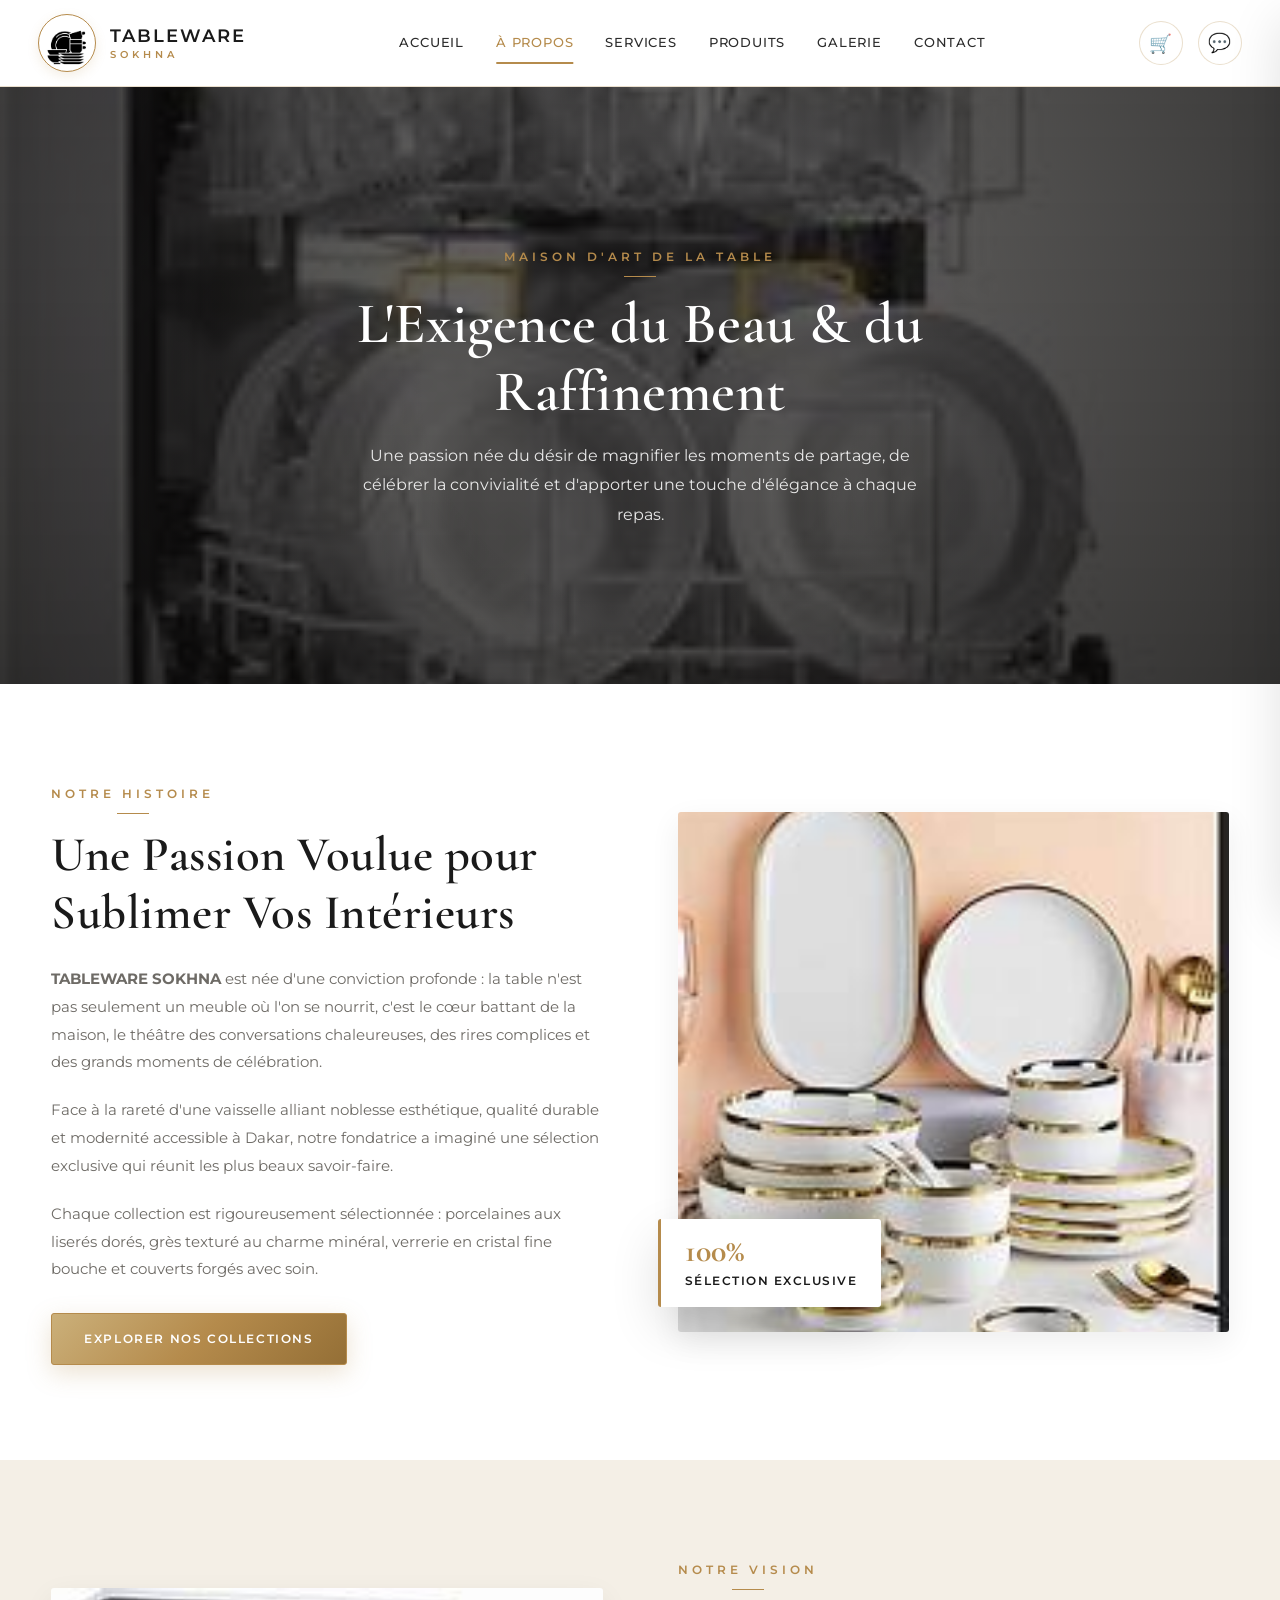
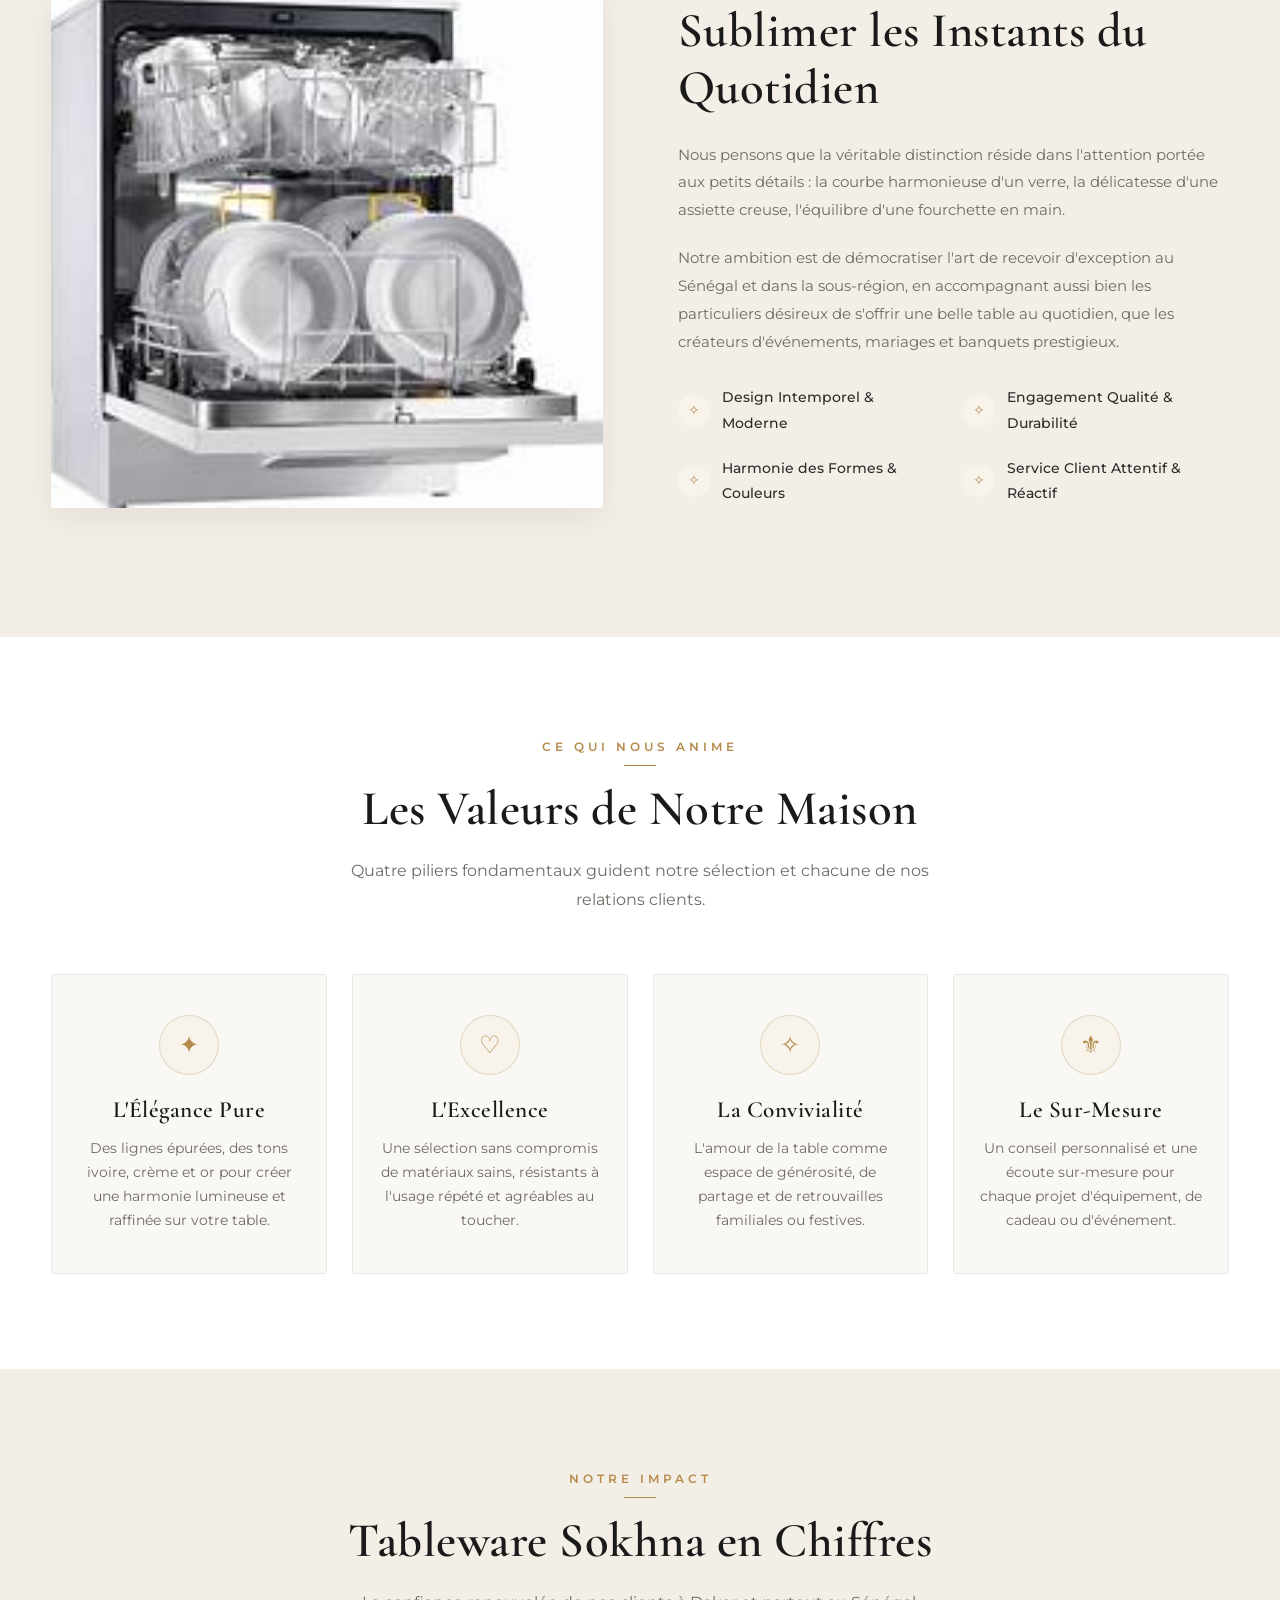
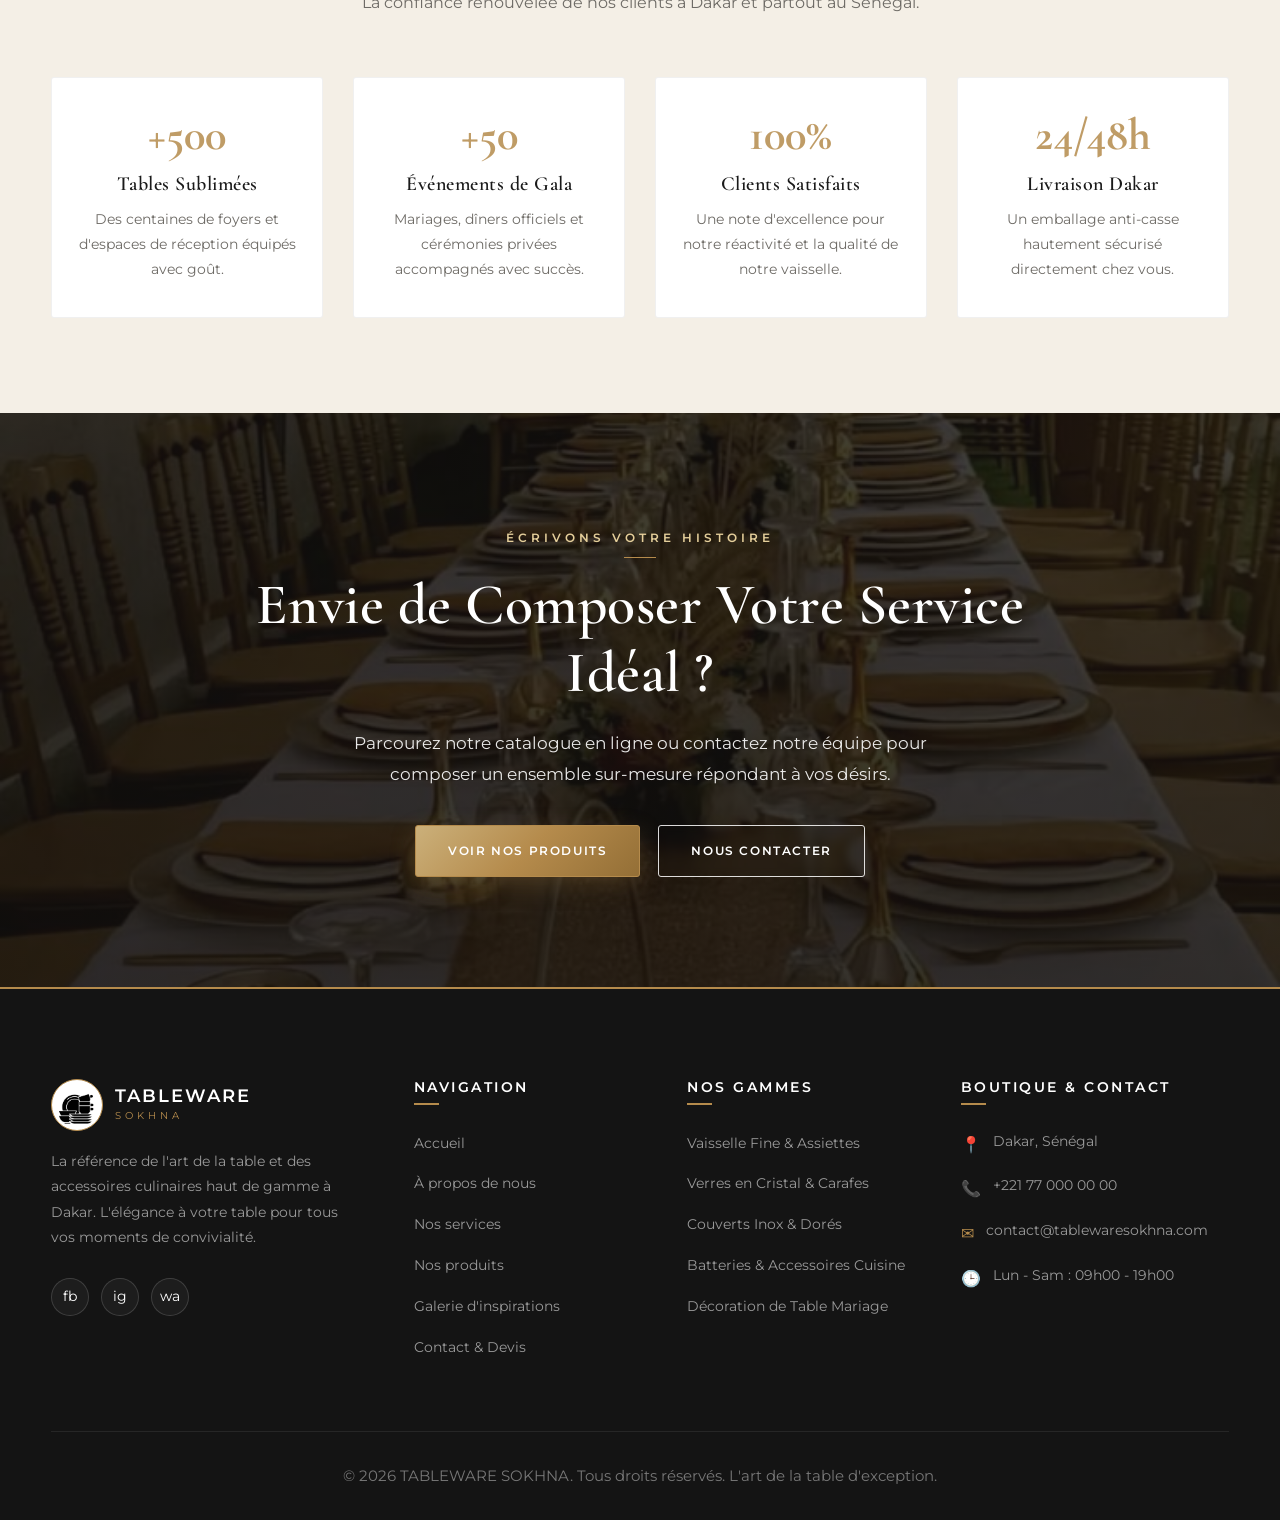
<file: pages/apropos.html>
<!DOCTYPE html>
<html lang="fr">
<head>
    <meta charset="UTF-8">
    <meta name="viewport" content="width=device-width, initial-scale=1.0">
    <title>À Propos de Nous | TABLEWARE SOKHNA</title>
    <meta name="description" content="Découvrez l'histoire, la vision et les valeurs de TABLEWARE SOKHNA. Notre passion : sublimer vos tables avec une vaisselle d'exception et un art de vivre raffiné à Dakar.">
    <link rel="stylesheet" href="../css/style.css">
</head>
<body>

    <!-- =====================================================
         HEADER / NAVIGATION
    ===================================================== -->
    <header>
        <nav class="navbar">
            <a href="../index.html" class="logo">
                <img src="../image/logo.jpg" alt="Logo TABLEWARE SOKHNA">
                <div class="logo-text">
                    <h2>TABLEWARE</h2>
                    <span>SOKHNA</span>
                </div>
            </a>

            <ul class="nav-links">
                <li><a href="../index.html">Accueil</a></li>
                <li><a href="apropos.html" class="active">À propos</a></li>
                <li><a href="services.html">Services</a></li>
                <li><a href="produits.html">Produits</a></li>
                <li><a href="galerie.html">Galerie</a></li>
                <li><a href="contact.html">Contact</a></li>
            </ul>

            <div class="header-actions">
                <button class="header-action-btn btn-open-cart" aria-label="Voir le panier">
                    🛒
                    <span class="cart-count-badge">0</span>
                </button>
                <a href="https://wa.me/221770000000?text=Bonjour%20Tableware%20Sokhna,%20je%20souhaite%20en%20savoir%20plus%20sur%20votre%20maison." target="_blank" class="header-action-btn" aria-label="Contacter sur WhatsApp">
                    💬
                </a>
                <button class="nav-toggle" aria-label="Menu Mobile" aria-expanded="false">
                    <span></span>
                    <span></span>
                    <span></span>
                </button>
            </div>
        </nav>
    </header>

    <!-- =====================================================
         HERO SECTION À PROPOS
    ===================================================== -->
    <section class="page-hero page-hero-about">
        <div class="hero-overlay"></div>
        <div class="page-hero-content">
            <span class="section-subtitle">Maison d'Art de la Table</span>
            <h1>L'Exigence du Beau & du Raffinement</h1>
            <p>Une passion née du désir de magnifier les moments de partage, de célébrer la convivialité et d'apporter une touche d'élégance à chaque repas.</p>
        </div>
    </section>

    <!-- =====================================================
         NOTRE HISTOIRE
    ===================================================== -->
    <section class="intro-section">
        <div class="container">
            <div class="intro-grid">
                <div class="intro-content">
                    <span class="section-subtitle">Notre Histoire</span>
                    <h2>Une Passion Voulue pour Sublimer Vos Intérieurs</h2>
                    <p><strong>TABLEWARE SOKHNA</strong> est née d'une conviction profonde : la table n'est pas seulement un meuble où l'on se nourrit, c'est le cœur battant de la maison, le théâtre des conversations chaleureuses, des rires complices et des grands moments de célébration.</p>
                    <p>Face à la rareté d'une vaisselle alliant noblesse esthétique, qualité durable et modernité accessible à Dakar, notre fondatrice a imaginé une sélection exclusive qui réunit les plus beaux savoir-faire.</p>
                    <p>Chaque collection est rigoureusement sélectionnée : porcelaines aux liserés dorés, grès texturé au charme minéral, verrerie en cristal fine bouche et couverts forgés avec soin.</p>
                    
                    <div style="margin-top: 30px;">
                        <a href="produits.html" class="btn btn-primary">Explorer nos collections</a>
                    </div>
                </div>

                <div class="intro-image-wrapper">
                    <img src="../image/table2.jpg" alt="Collection de vaisselle raffinée Tableware Sokhna">
                    <div class="intro-badge">
                        <span class="badge-number">100%</span>
                        <span class="badge-label">Sélection Exclusive</span>
                    </div>
                </div>
            </div>
        </div>
    </section>

    <!-- =====================================================
         NOTRE VISION
    ===================================================== -->
    <section class="intro-section" style="background: var(--bg-cream);">
        <div class="container">
            <div class="intro-grid">
                <div class="intro-image-wrapper">
                    <img src="../image/table31.jpg" alt="Art de vivre et vaisselle de réception">
                </div>

                <div class="intro-content">
                    <span class="section-subtitle">Notre Vision</span>
                    <h2>Sublimer les Instants du Quotidien</h2>
                    <p>Nous pensons que la véritable distinction réside dans l'attention portée aux petits détails : la courbe harmonieuse d'un verre, la délicatesse d'une assiette creuse, l'équilibre d'une fourchette en main.</p>
                    <p>Notre ambition est de démocratiser l'art de recevoir d'exception au Sénégal et dans la sous-région, en accompagnant aussi bien les particuliers désireux de s'offrir une belle table au quotidien, que les créateurs d'événements, mariages et banquets prestigieux.</p>
                    
                    <div class="intro-features">
                        <div class="intro-feature-item">
                            <span class="icon">✧</span>
                            <span class="text">Design Intemporel & Moderne</span>
                        </div>
                        <div class="intro-feature-item">
                            <span class="icon">✧</span>
                            <span class="text">Engagement Qualité & Durabilité</span>
                        </div>
                        <div class="intro-feature-item">
                            <span class="icon">✧</span>
                            <span class="text">Harmonie des Formes & Couleurs</span>
                        </div>
                        <div class="intro-feature-item">
                            <span class="icon">✧</span>
                            <span class="text">Service Client Attentif & Réactif</span>
                        </div>
                    </div>
                </div>
            </div>
        </div>
    </section>

    <!-- =====================================================
         NOS VALEURS FONDATRICES
    ===================================================== -->
    <section class="values-section">
        <div class="container">
            <div class="section-header">
                <span class="section-subtitle">Ce Qui Nous Anime</span>
                <h2>Les Valeurs de Notre Maison</h2>
                <p>Quatre piliers fondamentaux guident notre sélection et chacune de nos relations clients.</p>
            </div>

            <div class="value-grid">
                <div class="value-card">
                    <div class="value-icon">✦</div>
                    <h3>L'Élégance Pure</h3>
                    <p>Des lignes épurées, des tons ivoire, crème et or pour créer une harmonie lumineuse et raffinée sur votre table.</p>
                </div>

                <div class="value-card">
                    <div class="value-icon">♡</div>
                    <h3>L'Excellence</h3>
                    <p>Une sélection sans compromis de matériaux sains, résistants à l'usage répété et agréables au toucher.</p>
                </div>

                <div class="value-card">
                    <div class="value-icon">✧</div>
                    <h3>La Convivialité</h3>
                    <p>L'amour de la table comme espace de générosité, de partage et de retrouvailles familiales ou festives.</p>
                </div>

                <div class="value-card">
                    <div class="value-icon">⚜</div>
                    <h3>Le Sur-Mesure</h3>
                    <p>Un conseil personnalisé et une écoute sur-mesure pour chaque projet d'équipement, de cadeau ou d'événement.</p>
                </div>
            </div>
        </div>
    </section>

    <!-- =====================================================
         CHIFFRES & ENGAGEMENTS
    ===================================================== -->
    <section class="process-section">
        <div class="container">
            <div class="section-header">
                <span class="section-subtitle">Notre Impact</span>
                <h2>Tableware Sokhna en Chiffres</h2>
                <p>La confiance renouvelée de nos clients à Dakar et partout au Sénégal.</p>
            </div>

            <div class="process-grid">
                <div class="process-step">
                    <div class="process-number">+500</div>
                    <h4>Tables Sublimées</h4>
                    <p>Des centaines de foyers et d'espaces de réception équipés avec goût.</p>
                </div>

                <div class="process-step">
                    <div class="process-number">+50</div>
                    <h4>Événements de Gala</h4>
                    <p>Mariages, dîners officiels et cérémonies privées accompagnés avec succès.</p>
                </div>

                <div class="process-step">
                    <div class="process-number">100%</div>
                    <h4>Clients Satisfaits</h4>
                    <p>Une note d'excellence pour notre réactivité et la qualité de notre vaisselle.</p>
                </div>

                <div class="process-step">
                    <div class="process-number">24/48h</div>
                    <h4>Livraison Dakar</h4>
                    <p>Un emballage anti-casse hautement sécurisé directement chez vous.</p>
                </div>
            </div>
        </div>
    </section>

    <!-- =====================================================
         CALL TO ACTION
    ===================================================== -->
    <section class="cta-luxury">
        <div class="cta-content">
            <span class="section-subtitle">Écrivons Votre Histoire</span>
            <h2>Envie de Composer Votre Service Idéal ?</h2>
            <p>Parcourez notre catalogue en ligne ou contactez notre équipe pour composer un ensemble sur-mesure répondant à vos désirs.</p>
            <div class="cta-buttons">
                <a href="produits.html" class="btn btn-primary">Voir nos produits</a>
                <a href="contact.html" class="btn btn-outline">Nous contacter</a>
            </div>
        </div>
    </section>

    <!-- =====================================================
         TIROIR DU PANIER / SÉLECTION
    ===================================================== -->
    <div id="cart-overlay" class="cart-overlay"></div>
    <div id="cart-drawer" class="cart-drawer">
        <div class="cart-header">
            <h3>Ma Sélection</h3>
            <button class="cart-close-btn" aria-label="Fermer le panier">&times;</button>
        </div>
        <div class="cart-body">
            <div class="cart-empty-message">
                <div class="empty-icon">🍽️</div>
                <p>Votre sélection est vide.</p>
                <p style="font-size: 0.8rem; margin-top: 5px;">Découvrez nos articles sur la page produits.</p>
            </div>
            <div class="cart-items-list"></div>
        </div>
        <div class="cart-footer">
            <a href="#" target="_blank" class="btn btn-whatsapp cart-order-whatsapp-btn" style="width: 100%; display: none;">
                Valider ma sélection sur WhatsApp
            </a>
            <p>Notre équipe vous confirme la disponibilité sous quelques minutes.</p>
        </div>
    </div>

    <!-- =====================================================
         FOOTER
    ===================================================== -->
    <footer>
        <div class="container footer-container">
            <div class="footer-brand">
                <div class="footer-logo">
                    <img src="../image/logo.jpg" alt="Logo TABLEWARE SOKHNA">
                    <div>
                        <h3>TABLEWARE</h3>
                        <span>SOKHNA</span>
                    </div>
                </div>
                <p>La référence de l'art de la table et des accessoires culinaires haut de gamme à Dakar. L'élégance à votre table pour tous vos moments de convivialité.</p>
                <div class="footer-socials">
                    <a href="#" class="social-link" aria-label="Facebook">fb</a>
                    <a href="#" class="social-link" aria-label="Instagram">ig</a>
                    <a href="https://wa.me/221770000000" target="_blank" class="social-link" aria-label="WhatsApp">wa</a>
                </div>
            </div>

            <div class="footer-column">
                <h4>Navigation</h4>
                <ul>
                    <li><a href="../index.html">Accueil</a></li>
                    <li><a href="apropos.html">À propos de nous</a></li>
                    <li><a href="services.html">Nos services</a></li>
                    <li><a href="produits.html">Nos produits</a></li>
                    <li><a href="galerie.html">Galerie d'inspirations</a></li>
                    <li><a href="contact.html">Contact & Devis</a></li>
                </ul>
            </div>

            <div class="footer-column">
                <h4>Nos Gammes</h4>
                <ul>
                    <li><a href="produits.html">Vaisselle Fine & Assiettes</a></li>
                    <li><a href="produits.html">Verres en Cristal & Carafes</a></li>
                    <li><a href="produits.html">Couverts Inox & Dorés</a></li>
                    <li><a href="produits.html">Batteries & Accessoires Cuisine</a></li>
                    <li><a href="produits.html">Décoration de Table Mariage</a></li>
                </ul>
            </div>

            <div class="footer-column">
                <h4>Boutique & Contact</h4>
                <div class="footer-contact-list">
                    <div class="footer-contact-item">
                        <span class="icon">📍</span>
                        <span>Dakar, Sénégal</span>
                    </div>
                    <div class="footer-contact-item">
                        <span class="icon">📞</span>
                        <a href="tel:+221770000000">+221 77 000 00 00</a>
                    </div>
                    <div class="footer-contact-item">
                        <span class="icon">✉</span>
                        <a href="mailto:contact@tablewaresokhna.com">contact@tablewaresokhna.com</a>
                    </div>
                    <div class="footer-contact-item">
                        <span class="icon">🕒</span>
                        <span>Lun - Sam : 09h00 - 19h00</span>
                    </div>
                </div>
            </div>
        </div>

        <div class="footer-bottom">
            <p>&copy; 2026 TABLEWARE SOKHNA. Tous droits réservés. L'art de la table d'exception.</p>
        </div>
    </footer>

    <script src="../js/script.js"></script>
</body>
</html>
</file>
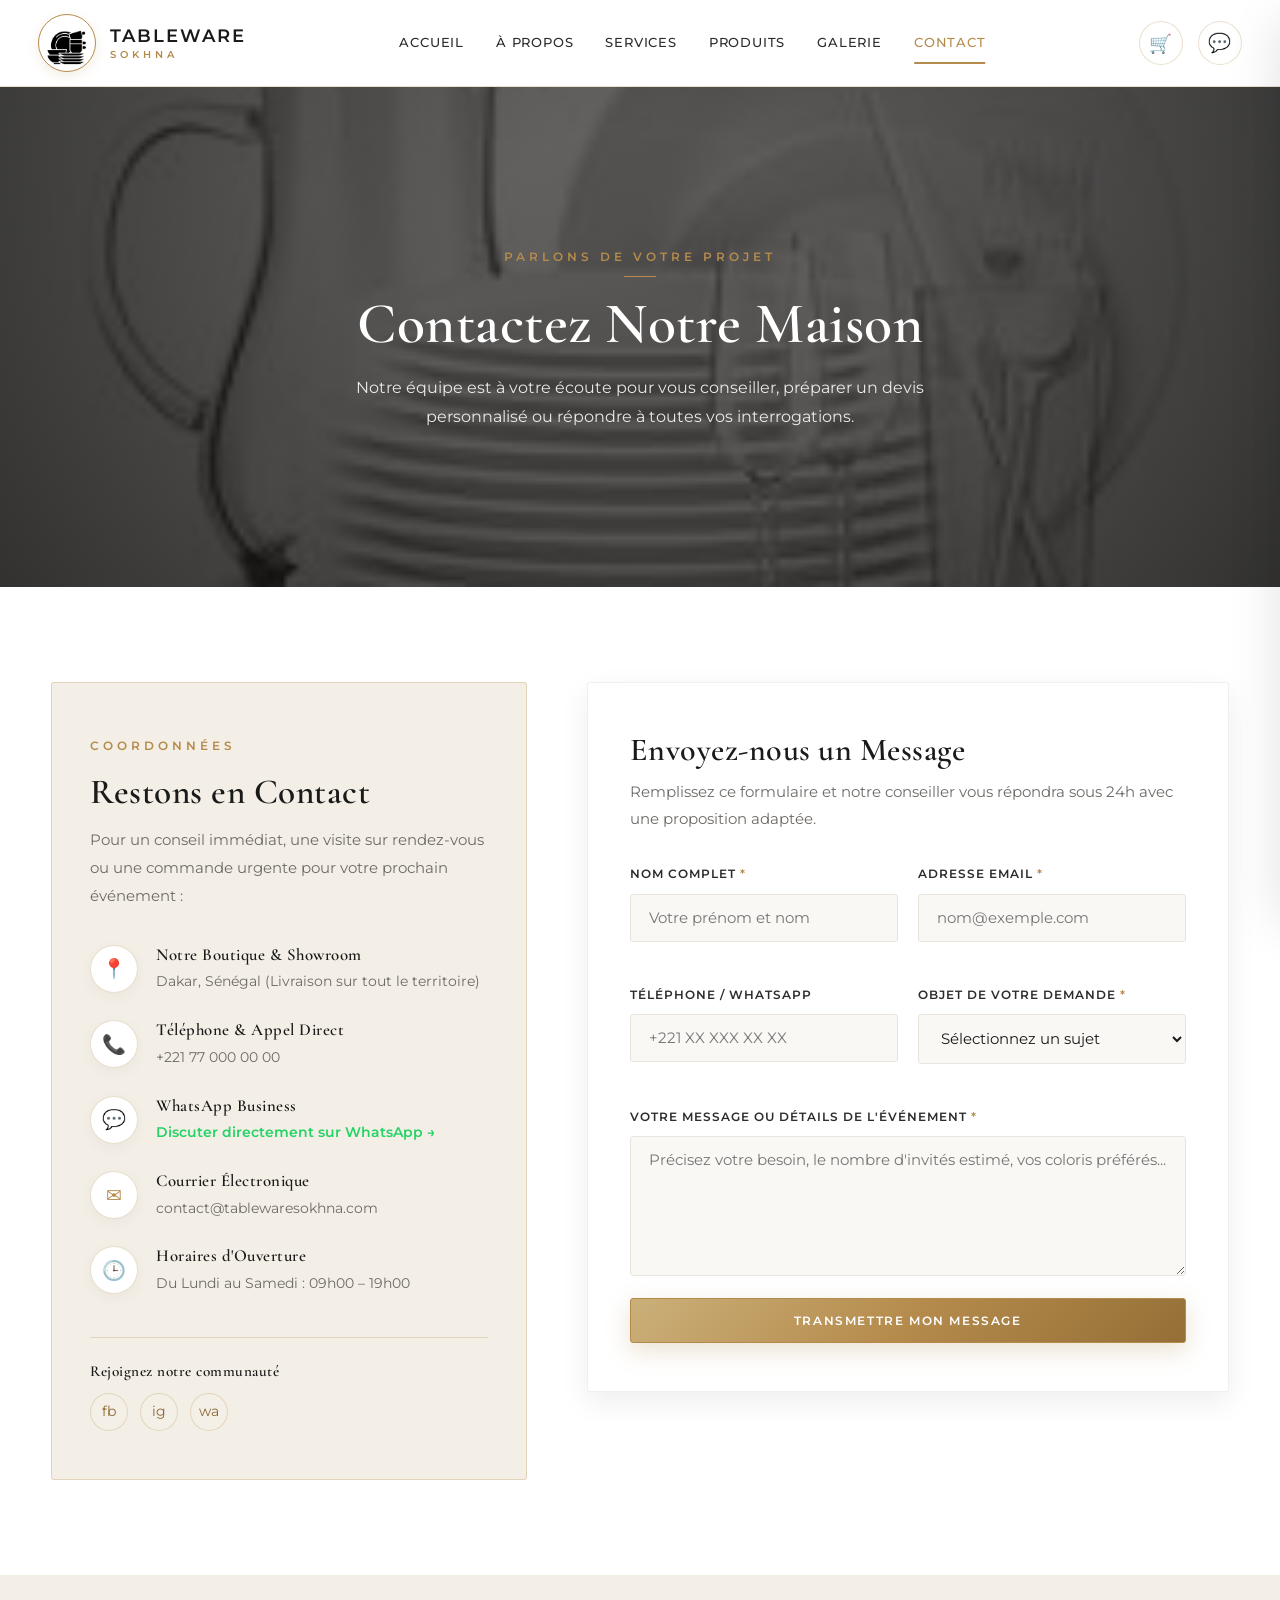
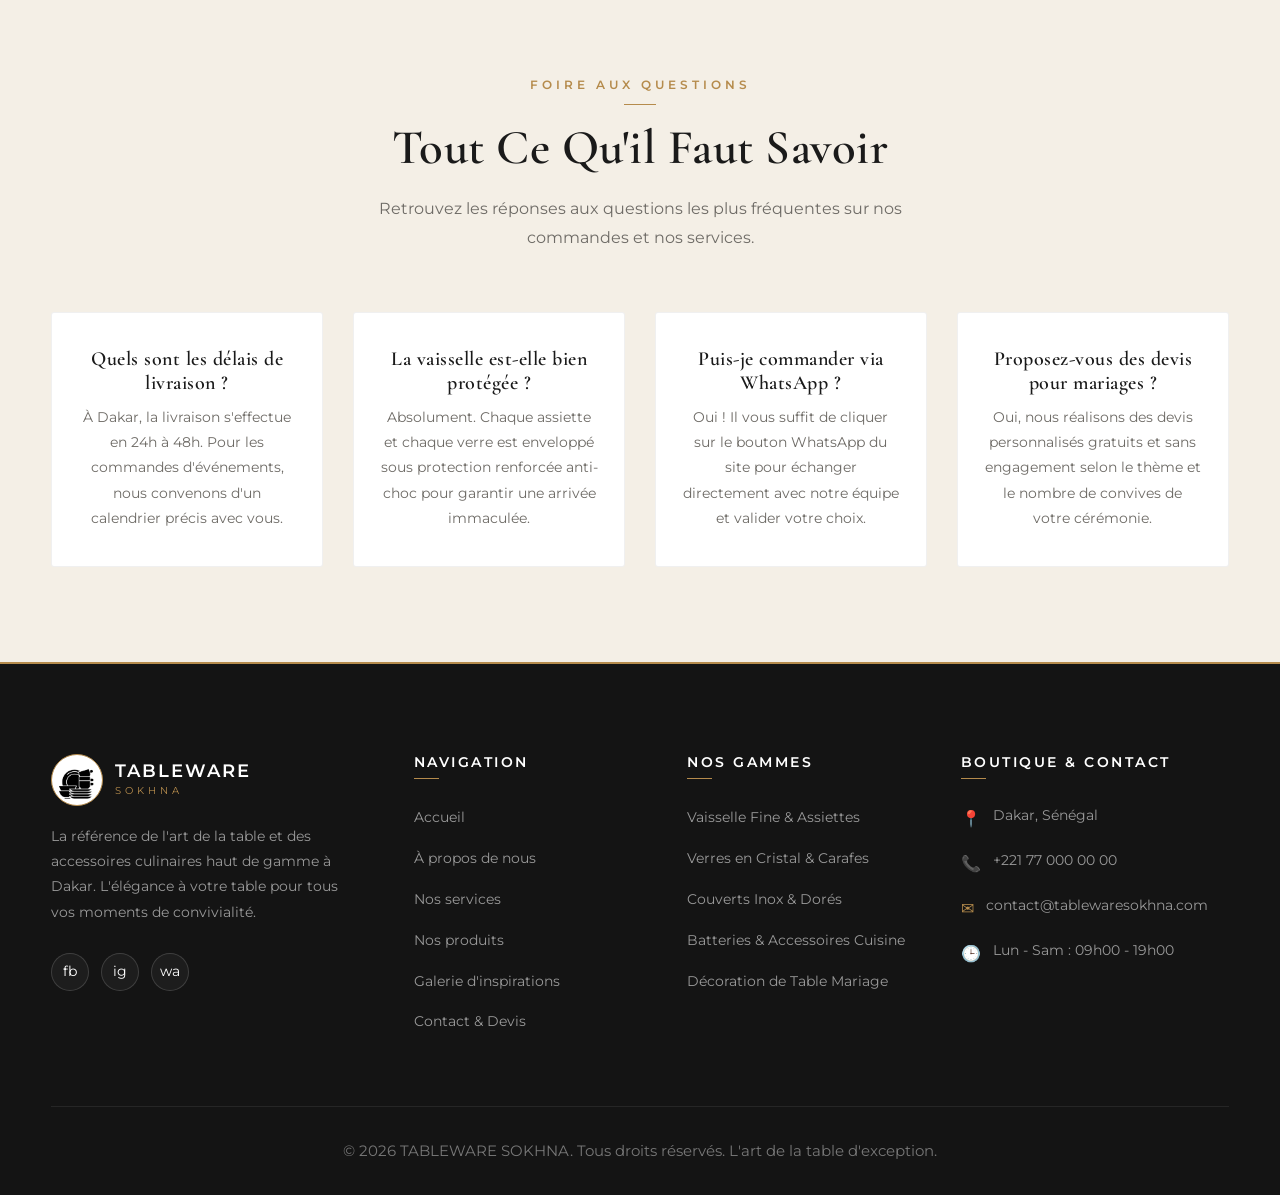
<file: pages/contact.html>
<!DOCTYPE html>
<html lang="fr">
<head>
    <meta charset="UTF-8">
    <meta name="viewport" content="width=device-width, initial-scale=1.0">
    <title>Contact & Devis Personnalisé | TABLEWARE SOKHNA</title>
    <meta name="description" content="Contactez la maison TABLEWARE SOKHNA à Dakar pour vos commandes de vaisselle fine, vos devis d'événements, mariages ou toute demande d'art de la table au Sénégal.">
    <link rel="stylesheet" href="../css/style.css">
</head>
<body>

    <!-- =====================================================
         HEADER / NAVIGATION
    ===================================================== -->
    <header>
        <nav class="navbar">
            <a href="../index.html" class="logo">
                <img src="../image/logo.jpg" alt="Logo TABLEWARE SOKHNA">
                <div class="logo-text">
                    <h2>TABLEWARE</h2>
                    <span>SOKHNA</span>
                </div>
            </a>

            <ul class="nav-links">
                <li><a href="../index.html">Accueil</a></li>
                <li><a href="apropos.html">À propos</a></li>
                <li><a href="services.html">Services</a></li>
                <li><a href="produits.html">Produits</a></li>
                <li><a href="galerie.html">Galerie</a></li>
                <li><a href="contact.html" class="active">Contact</a></li>
            </ul>

            <div class="header-actions">
                <button class="header-action-btn btn-open-cart" aria-label="Voir le panier">
                    🛒
                    <span class="cart-count-badge">0</span>
                </button>
                <a href="https://wa.me/221770000000?text=Bonjour%20Tableware%20Sokhna,%20je%20souhaite%20un%20devis." target="_blank" class="header-action-btn" aria-label="Contacter sur WhatsApp">
                    💬
                </a>
                <button class="nav-toggle" aria-label="Menu Mobile" aria-expanded="false">
                    <span></span>
                    <span></span>
                    <span></span>
                </button>
            </div>
        </nav>
    </header>

    <!-- =====================================================
         HERO CONTACT
    ===================================================== -->
    <section class="page-hero page-hero-contact">
        <div class="hero-overlay"></div>
        <div class="page-hero-content">
            <span class="section-subtitle">Parlons de Votre Projet</span>
            <h1>Contactez Notre Maison</h1>
            <p>Notre équipe est à votre écoute pour vous conseiller, préparer un devis personnalisé ou répondre à toutes vos interrogations.</p>
        </div>
    </section>

    <!-- =====================================================
         CONTACT LAYOUT (INFOS & FORMULAIRE)
    ===================================================== -->
    <section class="contact-section">
        <div class="container">
            <div class="contact-layout">

                <!-- COLONNE INFOS & COORDONNÉES -->
                <div class="contact-info-card">
                    <span class="section-subtitle no-line">Coordonnées</span>
                    <h2>Restons en Contact</h2>
                    <p>Pour un conseil immédiat, une visite sur rendez-vous ou une commande urgente pour votre prochain événement :</p>

                    <div class="info-items-list">
                        <div class="info-item">
                            <div class="info-item-icon">📍</div>
                            <div class="info-item-content">
                                <h4>Notre Boutique & Showroom</h4>
                                <p>Dakar, Sénégal (Livraison sur tout le territoire)</p>
                            </div>
                        </div>

                        <div class="info-item">
                            <div class="info-item-icon">📞</div>
                            <div class="info-item-content">
                                <h4>Téléphone & Appel Direct</h4>
                                <p><a href="tel:+221770000000">+221 77 000 00 00</a></p>
                            </div>
                        </div>

                        <div class="info-item">
                            <div class="info-item-icon">💬</div>
                            <div class="info-item-content">
                                <h4>WhatsApp Business</h4>
                                <p><a href="https://wa.me/221770000000?text=Bonjour%20Tableware%20Sokhna,%20je%20souhaite%20des%20informations." target="_blank" style="color: #25d366; font-weight: 600;">Discuter directement sur WhatsApp →</a></p>
                            </div>
                        </div>

                        <div class="info-item">
                            <div class="info-item-icon">✉</div>
                            <div class="info-item-content">
                                <h4>Courrier Électronique</h4>
                                <p><a href="mailto:contact@tablewaresokhna.com">contact@tablewaresokhna.com</a></p>
                            </div>
                        </div>

                        <div class="info-item">
                            <div class="info-item-icon">🕒</div>
                            <div class="info-item-content">
                                <h4>Horaires d'Ouverture</h4>
                                <p>Du Lundi au Samedi : 09h00 – 19h00</p>
                            </div>
                        </div>
                    </div>

                    <div style="border-top: 1px solid var(--border-gold); padding-top: 25px;">
                        <h4 style="font-size: 0.95rem; margin-bottom: 12px; color: var(--text-dark);">Rejoignez notre communauté</h4>
                        <div class="footer-socials" style="margin: 0;">
                            <a href="#" class="social-link" style="border-color: var(--border-gold); color: var(--gold-dark);" aria-label="Facebook">fb</a>
                            <a href="#" class="social-link" style="border-color: var(--border-gold); color: var(--gold-dark);" aria-label="Instagram">ig</a>
                            <a href="https://wa.me/221770000000" target="_blank" class="social-link" style="border-color: var(--border-gold); color: var(--gold-dark);" aria-label="WhatsApp">wa</a>
                        </div>
                    </div>
                </div>

                <!-- COLONNE FORMULAIRE DE CONTACT -->
                <div class="contact-form-wrapper">
                    <h3>Envoyez-nous un Message</h3>
                    <p>Remplissez ce formulaire et notre conseiller vous répondra sous 24h avec une proposition adaptée.</p>

                    <form id="contact-form">
                        <div class="form-grid">
                            <div class="form-group">
                                <label for="name">Nom complet <span class="req">*</span></label>
                                <input type="text" id="name" name="name" class="form-control" placeholder="Votre prénom et nom" required>
                            </div>

                            <div class="form-group">
                                <label for="email">Adresse Email <span class="req">*</span></label>
                                <input type="email" id="email" name="email" class="form-control" placeholder="nom@exemple.com" required>
                            </div>

                            <div class="form-group">
                                <label for="phone">Téléphone / WhatsApp</label>
                                <input type="tel" id="phone" name="phone" class="form-control" placeholder="+221 XX XXX XX XX">
                            </div>

                            <div class="form-group">
                                <label for="subject">Objet de votre demande <span class="req">*</span></label>
                                <select id="subject" name="subject" class="form-control" required>
                                    <option value="" disabled selected>Sélectionnez un sujet</option>
                                    <option value="Achat de Vaisselle & Accessoires">Achat de Vaisselle & Accessoires</option>
                                    <option value="Décoration de Table pour Mariage">Décoration de Table pour Mariage</option>
                                    <option value="Dîner Privé ou Événement d'Entreprise">Dîner Privé ou Événement d'Entreprise</option>
                                    <option value="Commande Personnalisée / Coffret Cadeau">Commande Personnalisée / Coffret Cadeau</option>
                                    <option value="Renseignement sur la Livraison">Renseignement sur la Livraison</option>
                                    <option value="Autre demande">Autre demande</option>
                                </select>
                            </div>

                            <div class="form-group full">
                                <label for="message">Votre Message ou Détails de l'Événement <span class="req">*</span></label>
                                <textarea id="message" name="message" class="form-control" placeholder="Précisez votre besoin, le nombre d'invités estimé, vos coloris préférés..." required></textarea>
                            </div>
                        </div>

                        <button type="submit" class="btn btn-primary" style="width: 100%;">
                            Transmettre mon message
                        </button>
                    </form>
                </div>

            </div>
        </div>
    </section>

    <!-- =====================================================
         FAQ RAPIDE
    ===================================================== -->
    <section class="process-section" style="background: var(--bg-cream);">
        <div class="container">
            <div class="section-header">
                <span class="section-subtitle">Foire Aux Questions</span>
                <h2>Tout Ce Qu'il Faut Savoir</h2>
                <p>Retrouvez les réponses aux questions les plus fréquentes sur nos commandes et nos services.</p>
            </div>

            <div class="process-grid">
                <div class="process-step">
                    <h4>Quels sont les délais de livraison ?</h4>
                    <p>À Dakar, la livraison s'effectue en 24h à 48h. Pour les commandes d'événements, nous convenons d'un calendrier précis avec vous.</p>
                </div>

                <div class="process-step">
                    <h4>La vaisselle est-elle bien protégée ?</h4>
                    <p>Absolument. Chaque assiette et chaque verre est enveloppé sous protection renforcée anti-choc pour garantir une arrivée immaculée.</p>
                </div>

                <div class="process-step">
                    <h4>Puis-je commander via WhatsApp ?</h4>
                    <p>Oui ! Il vous suffit de cliquer sur le bouton WhatsApp du site pour échanger directement avec notre équipe et valider votre choix.</p>
                </div>

                <div class="process-step">
                    <h4>Proposez-vous des devis pour mariages ?</h4>
                    <p>Oui, nous réalisons des devis personnalisés gratuits et sans engagement selon le thème et le nombre de convives de votre cérémonie.</p>
                </div>
            </div>
        </div>
    </section>

    <!-- =====================================================
         TIROIR DU PANIER / SÉLECTION
    ===================================================== -->
    <div id="cart-overlay" class="cart-overlay"></div>
    <div id="cart-drawer" class="cart-drawer">
        <div class="cart-header">
            <h3>Ma Sélection</h3>
            <button class="cart-close-btn" aria-label="Fermer le panier">&times;</button>
        </div>
        <div class="cart-body">
            <div class="cart-empty-message">
                <div class="empty-icon">🍽️</div>
                <p>Votre sélection est vide.</p>
                <p style="font-size: 0.8rem; margin-top: 5px;">Découvrez nos articles sur la page produits.</p>
            </div>
            <div class="cart-items-list"></div>
        </div>
        <div class="cart-footer">
            <a href="#" target="_blank" class="btn btn-whatsapp cart-order-whatsapp-btn" style="width: 100%; display: none;">
                Valider ma sélection sur WhatsApp
            </a>
            <p>Notre équipe vous confirme la disponibilité sous quelques minutes.</p>
        </div>
    </div>

    <!-- =====================================================
         FOOTER
    ===================================================== -->
    <footer>
        <div class="container footer-container">
            <div class="footer-brand">
                <div class="footer-logo">
                    <img src="../image/logo.jpg" alt="Logo TABLEWARE SOKHNA">
                    <div>
                        <h3>TABLEWARE</h3>
                        <span>SOKHNA</span>
                    </div>
                </div>
                <p>La référence de l'art de la table et des accessoires culinaires haut de gamme à Dakar. L'élégance à votre table pour tous vos moments de convivialité.</p>
                <div class="footer-socials">
                    <a href="#" class="social-link" aria-label="Facebook">fb</a>
                    <a href="#" class="social-link" aria-label="Instagram">ig</a>
                    <a href="https://wa.me/221770000000" target="_blank" class="social-link" aria-label="WhatsApp">wa</a>
                </div>
            </div>

            <div class="footer-column">
                <h4>Navigation</h4>
                <ul>
                    <li><a href="../index.html">Accueil</a></li>
                    <li><a href="apropos.html">À propos de nous</a></li>
                    <li><a href="services.html">Nos services</a></li>
                    <li><a href="produits.html">Nos produits</a></li>
                    <li><a href="galerie.html">Galerie d'inspirations</a></li>
                    <li><a href="contact.html">Contact & Devis</a></li>
                </ul>
            </div>

            <div class="footer-column">
                <h4>Nos Gammes</h4>
                <ul>
                    <li><a href="produits.html">Vaisselle Fine & Assiettes</a></li>
                    <li><a href="produits.html">Verres en Cristal & Carafes</a></li>
                    <li><a href="produits.html">Couverts Inox & Dorés</a></li>
                    <li><a href="produits.html">Batteries & Accessoires Cuisine</a></li>
                    <li><a href="produits.html">Décoration de Table Mariage</a></li>
                </ul>
            </div>

            <div class="footer-column">
                <h4>Boutique & Contact</h4>
                <div class="footer-contact-list">
                    <div class="footer-contact-item">
                        <span class="icon">📍</span>
                        <span>Dakar, Sénégal</span>
                    </div>
                    <div class="footer-contact-item">
                        <span class="icon">📞</span>
                        <a href="tel:+221770000000">+221 77 000 00 00</a>
                    </div>
                    <div class="footer-contact-item">
                        <span class="icon">✉</span>
                        <a href="mailto:contact@tablewaresokhna.com">contact@tablewaresokhna.com</a>
                    </div>
                    <div class="footer-contact-item">
                        <span class="icon">🕒</span>
                        <span>Lun - Sam : 09h00 - 19h00</span>
                    </div>
                </div>
            </div>
        </div>

        <div class="footer-bottom">
            <p>&copy; 2026 TABLEWARE SOKHNA. Tous droits réservés. L'art de la table d'exception.</p>
        </div>
    </footer>

    <script src="../js/script.js"></script>
</body>
</html>
</file>
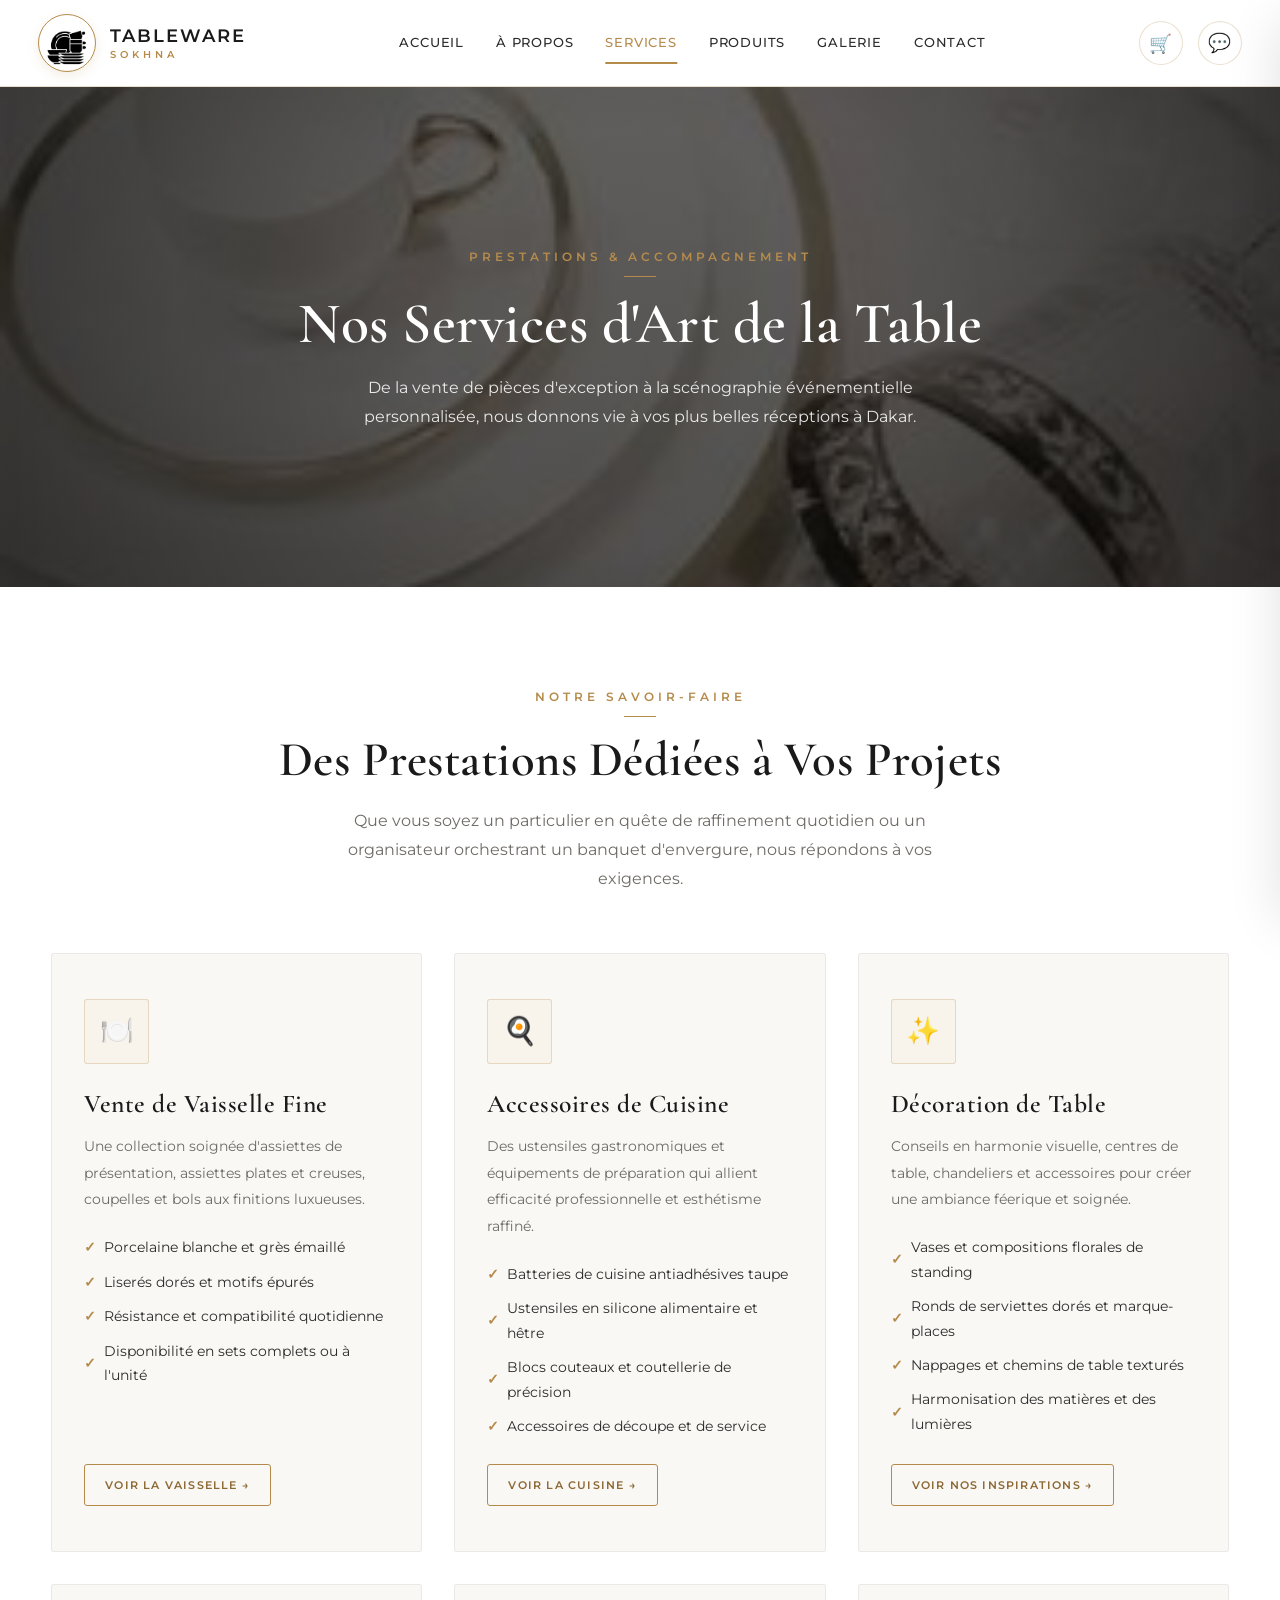
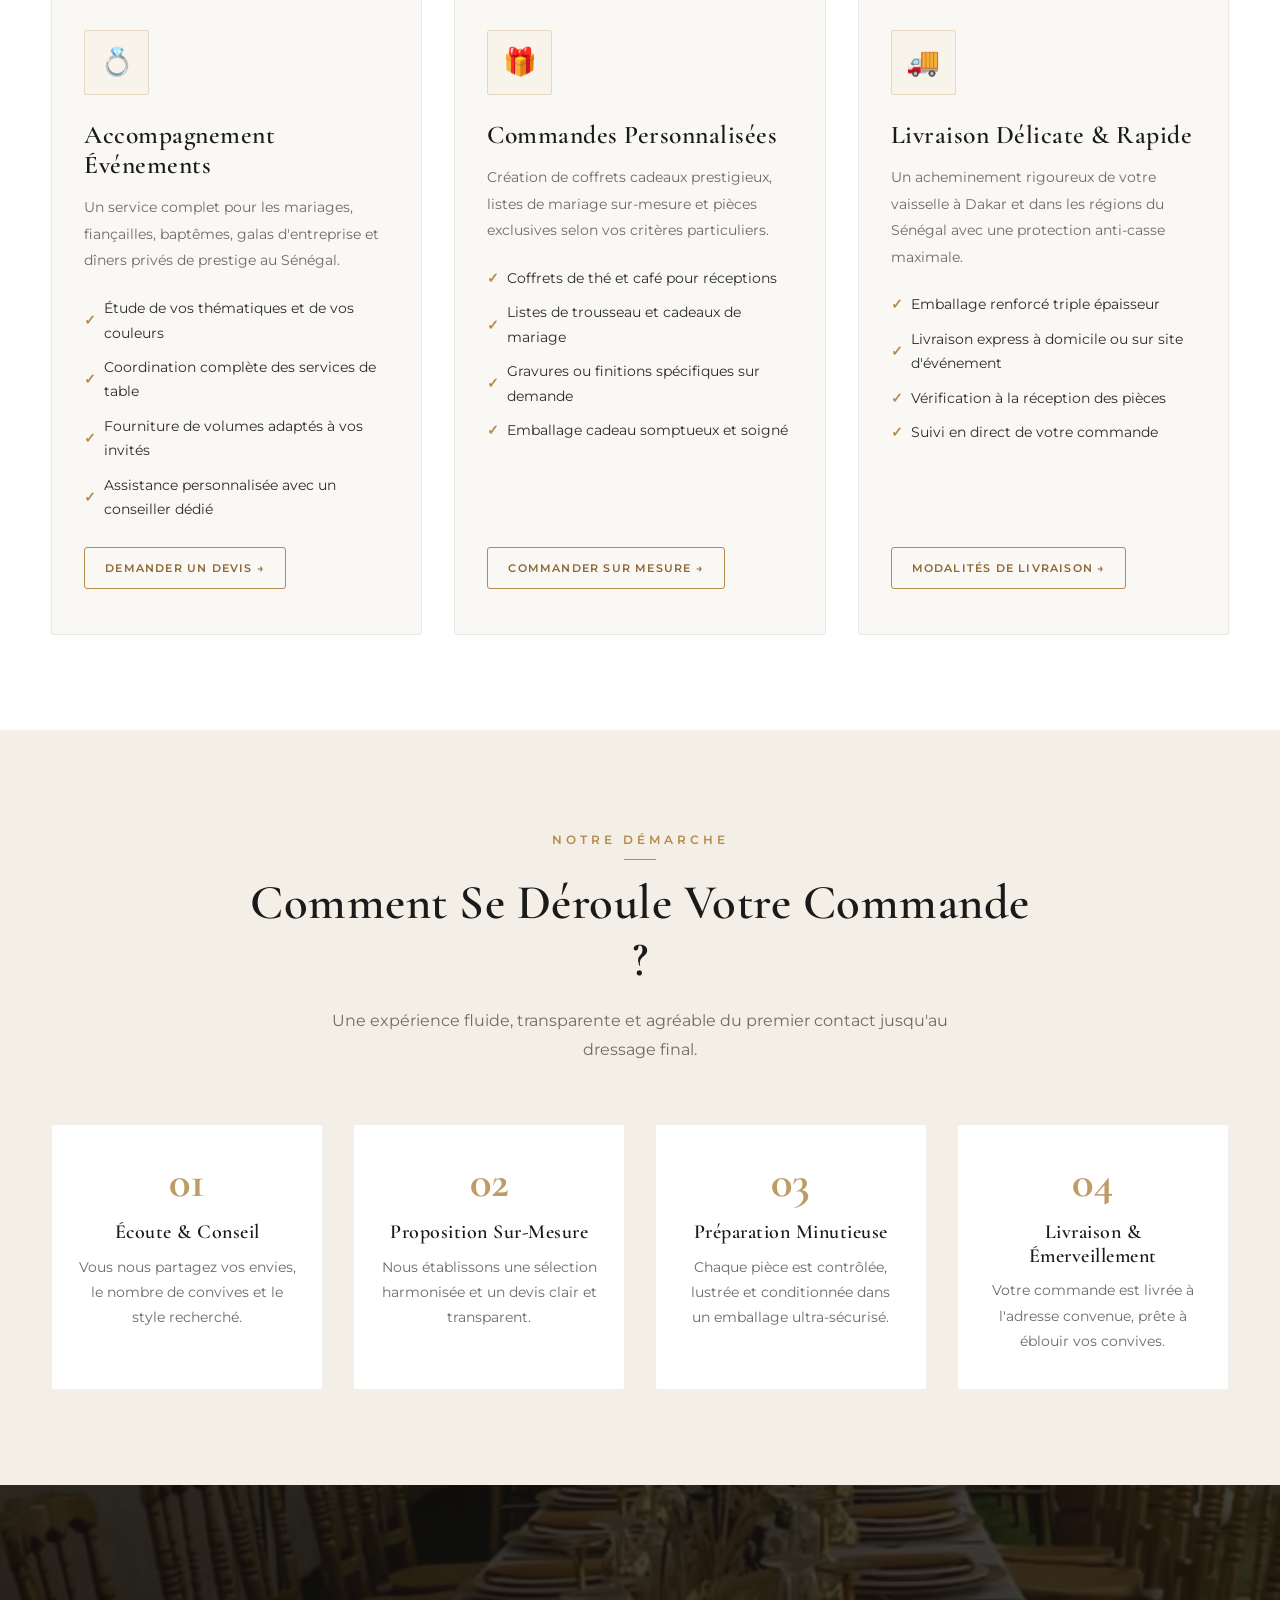
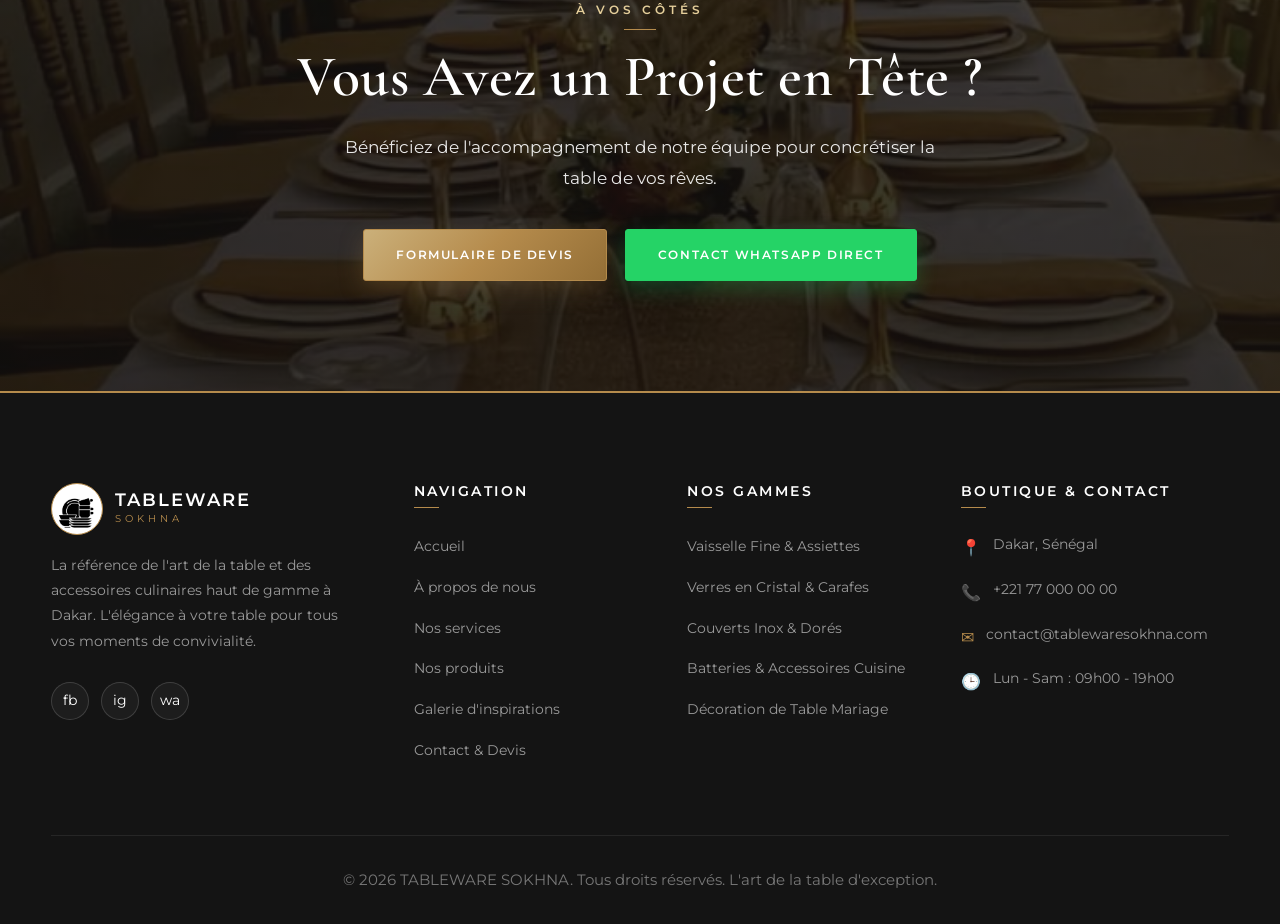
<file: pages/services.html>
<!DOCTYPE html>
<html lang="fr">
<head>
    <meta charset="UTF-8">
    <meta name="viewport" content="width=device-width, initial-scale=1.0">
    <title>Nos Services & Prestations d'Événements | TABLEWARE SOKHNA</title>
    <meta name="description" content="Découvrez nos services d'art de la table à Dakar : vente de vaisselle haut de gamme, accessoires de cuisine, décoration de table, accompagnement pour mariages et réceptions, commandes sur-mesure et livraison.">
    <link rel="stylesheet" href="../css/style.css">
</head>
<body>

    <!-- =====================================================
         HEADER / NAVIGATION
    ===================================================== -->
    <header>
        <nav class="navbar">
            <a href="../index.html" class="logo">
                <img src="../image/logo.jpg" alt="Logo TABLEWARE SOKHNA">
                <div class="logo-text">
                    <h2>TABLEWARE</h2>
                    <span>SOKHNA</span>
                </div>
            </a>

            <ul class="nav-links">
                <li><a href="../index.html">Accueil</a></li>
                <li><a href="apropos.html">À propos</a></li>
                <li><a href="services.html" class="active">Services</a></li>
                <li><a href="produits.html">Produits</a></li>
                <li><a href="galerie.html">Galerie</a></li>
                <li><a href="contact.html">Contact</a></li>
            </ul>

            <div class="header-actions">
                <button class="header-action-btn btn-open-cart" aria-label="Voir le panier">
                    🛒
                    <span class="cart-count-badge">0</span>
                </button>
                <a href="https://wa.me/221770000000?text=Bonjour%20Tableware%20Sokhna,%20je%20souhaite%20des%20informations%20sur%20vos%20services." target="_blank" class="header-action-btn" aria-label="Contacter sur WhatsApp">
                    💬
                </a>
                <button class="nav-toggle" aria-label="Menu Mobile" aria-expanded="false">
                    <span></span>
                    <span></span>
                    <span></span>
                </button>
            </div>
        </nav>
    </header>

    <!-- =====================================================
         HERO SERVICES
    ===================================================== -->
    <section class="page-hero page-hero-services">
        <div class="hero-overlay"></div>
        <div class="page-hero-content">
            <span class="section-subtitle">Prestations & Accompagnement</span>
            <h1>Nos Services d'Art de la Table</h1>
            <p>De la vente de pièces d'exception à la scénographie événementielle personnalisée, nous donnons vie à vos plus belles réceptions à Dakar.</p>
        </div>
    </section>

    <!-- =====================================================
         LES 6 SERVICES CLÉS
    ===================================================== -->
    <section class="services-section">
        <div class="container">
            <div class="section-header">
                <span class="section-subtitle">Notre Savoir-Faire</span>
                <h2>Des Prestations Dédiées à Vos Projets</h2>
                <p>Que vous soyez un particulier en quête de raffinement quotidien ou un organisateur orchestrant un banquet d'envergure, nous répondons à vos exigences.</p>
            </div>

            <div class="services-grid">
                
                <!-- SERVICE 1 : Vente de Vaisselle Fine -->
                <div class="service-card">
                    <div class="service-icon">🍽️</div>
                    <h3>Vente de Vaisselle Fine</h3>
                    <p>Une collection soignée d'assiettes de présentation, assiettes plates et creuses, coupelles et bols aux finitions luxueuses.</p>
                    <ul class="service-features-list">
                        <li>Porcelaine blanche et grès émaillé</li>
                        <li>Liserés dorés et motifs épurés</li>
                        <li>Résistance et compatibilité quotidienne</li>
                        <li>Disponibilité en sets complets ou à l'unité</li>
                    </ul>
                    <div class="service-card-action">
                        <a href="produits.html" class="btn btn-outline-gold btn-sm">Voir la vaisselle →</a>
                    </div>
                </div>

                <!-- SERVICE 2 : Accessoires de Cuisine -->
                <div class="service-card">
                    <div class="service-icon">🍳</div>
                    <h3>Accessoires de Cuisine</h3>
                    <p>Des ustensiles gastronomiques et équipements de préparation qui allient efficacité professionnelle et esthétisme raffiné.</p>
                    <ul class="service-features-list">
                        <li>Batteries de cuisine antiadhésives taupe</li>
                        <li>Ustensiles en silicone alimentaire et hêtre</li>
                        <li>Blocs couteaux et coutellerie de précision</li>
                        <li>Accessoires de découpe et de service</li>
                    </ul>
                    <div class="service-card-action">
                        <a href="produits.html" class="btn btn-outline-gold btn-sm">Voir la cuisine →</a>
                    </div>
                </div>

                <!-- SERVICE 3 : Décoration de Table -->
                <div class="service-card">
                    <div class="service-icon">✨</div>
                    <h3>Décoration de Table</h3>
                    <p>Conseils en harmonie visuelle, centres de table, chandeliers et accessoires pour créer une ambiance féerique et soignée.</p>
                    <ul class="service-features-list">
                        <li>Vases et compositions florales de standing</li>
                        <li>Ronds de serviettes dorés et marque-places</li>
                        <li>Nappages et chemins de table texturés</li>
                        <li>Harmonisation des matières et des lumières</li>
                    </ul>
                    <div class="service-card-action">
                        <a href="galerie.html" class="btn btn-outline-gold btn-sm">Voir nos inspirations →</a>
                    </div>
                </div>

                <!-- SERVICE 4 : Accompagnement Événements -->
                <div class="service-card">
                    <div class="service-icon">💍</div>
                    <h3>Accompagnement Événements</h3>
                    <p>Un service complet pour les mariages, fiançailles, baptêmes, galas d'entreprise et dîners privés de prestige au Sénégal.</p>
                    <ul class="service-features-list">
                        <li>Étude de vos thématiques et de vos couleurs</li>
                        <li>Coordination complète des services de table</li>
                        <li>Fourniture de volumes adaptés à vos invités</li>
                        <li>Assistance personnalisée avec un conseiller dédié</li>
                    </ul>
                    <div class="service-card-action">
                        <a href="contact.html" class="btn btn-outline-gold btn-sm">Demander un devis →</a>
                    </div>
                </div>

                <!-- SERVICE 5 : Commandes Personnalisées -->
                <div class="service-card">
                    <div class="service-icon">🎁</div>
                    <h3>Commandes Personnalisées</h3>
                    <p>Création de coffrets cadeaux prestigieux, listes de mariage sur-mesure et pièces exclusives selon vos critères particuliers.</p>
                    <ul class="service-features-list">
                        <li>Coffrets de thé et café pour réceptions</li>
                        <li>Listes de trousseau et cadeaux de mariage</li>
                        <li>Gravures ou finitions spécifiques sur demande</li>
                        <li>Emballage cadeau somptueux et soigné</li>
                    </ul>
                    <div class="service-card-action">
                        <a href="https://wa.me/221770000000?text=Bonjour,%20je%20souhaite%20une%20commande%20personnalis%C3%A9e." target="_blank" class="btn btn-outline-gold btn-sm">Commander sur mesure →</a>
                    </div>
                </div>

                <!-- SERVICE 6 : Livraison Sécurisée -->
                <div class="service-card">
                    <div class="service-icon">🚚</div>
                    <h3>Livraison Délicate & Rapide</h3>
                    <p>Un acheminement rigoureux de votre vaisselle à Dakar et dans les régions du Sénégal avec une protection anti-casse maximale.</p>
                    <ul class="service-features-list">
                        <li>Emballage renforcé triple épaisseur</li>
                        <li>Livraison express à domicile ou sur site d'événement</li>
                        <li>Vérification à la réception des pièces</li>
                        <li>Suivi en direct de votre commande</li>
                    </ul>
                    <div class="service-card-action">
                        <a href="contact.html" class="btn btn-outline-gold btn-sm">Modalités de livraison →</a>
                    </div>
                </div>

            </div>
        </div>
    </section>

    <!-- =====================================================
         NOTRE PROCESSUS EN 4 ÉTAPES
    ===================================================== -->
    <section class="process-section">
        <div class="container">
            <div class="section-header">
                <span class="section-subtitle">Notre Démarche</span>
                <h2>Comment Se Déroule Votre Commande ?</h2>
                <p>Une expérience fluide, transparente et agréable du premier contact jusqu'au dressage final.</p>
            </div>

            <div class="process-grid">
                <div class="process-step">
                    <div class="process-number">01</div>
                    <h4>Écoute & Conseil</h4>
                    <p>Vous nous partagez vos envies, le nombre de convives et le style recherché.</p>
                </div>

                <div class="process-step">
                    <div class="process-number">02</div>
                    <h4>Proposition Sur-Mesure</h4>
                    <p>Nous établissons une sélection harmonisée et un devis clair et transparent.</p>
                </div>

                <div class="process-step">
                    <div class="process-number">03</div>
                    <h4>Préparation Minutieuse</h4>
                    <p>Chaque pièce est contrôlée, lustrée et conditionnée dans un emballage ultra-sécurisé.</p>
                </div>

                <div class="process-step">
                    <div class="process-number">04</div>
                    <h4>Livraison & Émerveillement</h4>
                    <p>Votre commande est livrée à l'adresse convenue, prête à éblouir vos convives.</p>
                </div>
            </div>
        </div>
    </section>

    <!-- =====================================================
         CALL TO ACTION SERVICES
    ===================================================== -->
    <section class="cta-luxury">
        <div class="cta-content">
            <span class="section-subtitle">À Vos Côtés</span>
            <h2>Vous Avez un Projet en Tête ?</h2>
            <p>Bénéficiez de l'accompagnement de notre équipe pour concrétiser la table de vos rêves.</p>
            <div class="cta-buttons">
                <a href="contact.html" class="btn btn-primary">Formulaire de Devis</a>
                <a href="https://wa.me/221770000000?text=Bonjour,%20je%20souhaite%20un%20conseil%20pour%20mes%20services%20de%20table." target="_blank" class="btn btn-whatsapp">Contact WhatsApp Direct</a>
            </div>
        </div>
    </section>

    <!-- =====================================================
         TIROIR DU PANIER / SÉLECTION
    ===================================================== -->
    <div id="cart-overlay" class="cart-overlay"></div>
    <div id="cart-drawer" class="cart-drawer">
        <div class="cart-header">
            <h3>Ma Sélection</h3>
            <button class="cart-close-btn" aria-label="Fermer le panier">&times;</button>
        </div>
        <div class="cart-body">
            <div class="cart-empty-message">
                <div class="empty-icon">🍽️</div>
                <p>Votre sélection est vide.</p>
                <p style="font-size: 0.8rem; margin-top: 5px;">Découvrez nos articles sur la page produits.</p>
            </div>
            <div class="cart-items-list"></div>
        </div>
        <div class="cart-footer">
            <a href="#" target="_blank" class="btn btn-whatsapp cart-order-whatsapp-btn" style="width: 100%; display: none;">
                Valider ma sélection sur WhatsApp
            </a>
            <p>Notre équipe vous confirme la disponibilité sous quelques minutes.</p>
        </div>
    </div>

    <!-- =====================================================
         FOOTER
    ===================================================== -->
    <footer>
        <div class="container footer-container">
            <div class="footer-brand">
                <div class="footer-logo">
                    <img src="../image/logo.jpg" alt="Logo TABLEWARE SOKHNA">
                    <div>
                        <h3>TABLEWARE</h3>
                        <span>SOKHNA</span>
                    </div>
                </div>
                <p>La référence de l'art de la table et des accessoires culinaires haut de gamme à Dakar. L'élégance à votre table pour tous vos moments de convivialité.</p>
                <div class="footer-socials">
                    <a href="#" class="social-link" aria-label="Facebook">fb</a>
                    <a href="#" class="social-link" aria-label="Instagram">ig</a>
                    <a href="https://wa.me/221770000000" target="_blank" class="social-link" aria-label="WhatsApp">wa</a>
                </div>
            </div>

            <div class="footer-column">
                <h4>Navigation</h4>
                <ul>
                    <li><a href="../index.html">Accueil</a></li>
                    <li><a href="apropos.html">À propos de nous</a></li>
                    <li><a href="services.html">Nos services</a></li>
                    <li><a href="produits.html">Nos produits</a></li>
                    <li><a href="galerie.html">Galerie d'inspirations</a></li>
                    <li><a href="contact.html">Contact & Devis</a></li>
                </ul>
            </div>

            <div class="footer-column">
                <h4>Nos Gammes</h4>
                <ul>
                    <li><a href="produits.html">Vaisselle Fine & Assiettes</a></li>
                    <li><a href="produits.html">Verres en Cristal & Carafes</a></li>
                    <li><a href="produits.html">Couverts Inox & Dorés</a></li>
                    <li><a href="produits.html">Batteries & Accessoires Cuisine</a></li>
                    <li><a href="produits.html">Décoration de Table Mariage</a></li>
                </ul>
            </div>

            <div class="footer-column">
                <h4>Boutique & Contact</h4>
                <div class="footer-contact-list">
                    <div class="footer-contact-item">
                        <span class="icon">📍</span>
                        <span>Dakar, Sénégal</span>
                    </div>
                    <div class="footer-contact-item">
                        <span class="icon">📞</span>
                        <a href="tel:+221770000000">+221 77 000 00 00</a>
                    </div>
                    <div class="footer-contact-item">
                        <span class="icon">✉</span>
                        <a href="mailto:contact@tablewaresokhna.com">contact@tablewaresokhna.com</a>
                    </div>
                    <div class="footer-contact-item">
                        <span class="icon">🕒</span>
                        <span>Lun - Sam : 09h00 - 19h00</span>
                    </div>
                </div>
            </div>
        </div>

        <div class="footer-bottom">
            <p>&copy; 2026 TABLEWARE SOKHNA. Tous droits réservés. L'art de la table d'exception.</p>
        </div>
    </footer>

    <script src="../js/script.js"></script>
</body>
</html>
</file>
<file: css/style.css>
/* ============================================================
   TABLEWARE SOKHNA
   Design System & Style CSS Haute Couture
   Élégance • Luxe • Art de la Table • Modernité
   ============================================================ */

/* ------------------------------------------------------------
   01 — POLICES & IMPORTS
   ------------------------------------------------------------ */
@import url('https://fonts.googleapis.com/css2?family=Cormorant+Garamond:ital,wght@0,400;0,500;0,600;0,700;1,400;1,600&family=Montserrat:wght@300;400;500;600;700&display=swap');

/* ------------------------------------------------------------
   02 — VARIABLES CSS (PALETTE & DESIGN TOKENS)
   ------------------------------------------------------------ */
:root {
    /* Palette Or & Champagne */
    --gold: #b58b4c;
    --gold-light: #e5cf9b;
    --gold-soft: #f8f4ec;
    --gold-dark: #8c6833;
    --gold-gradient: linear-gradient(135deg, #cbb07a 0%, #b58b4c 50%, #946f36 100%);
    --gold-glow: rgba(181, 139, 76, 0.25);

    /* Couleurs de fond */
    --bg-main: #faf8f5;
    --bg-surface: #ffffff;
    --bg-cream: #f4efe6;
    --bg-dark: #141414;
    --bg-dark-card: #1c1c1c;

    /* Typographies & Textes */
    --text-dark: #1a1a1a;
    --text-charcoal: #2c2c2c;
    --text-muted: #6e6b66;
    --text-light: #9a968f;
    --text-white: #ffffff;

    /* Bordures & Ombres */
    --border-gold: rgba(181, 139, 76, 0.28);
    --border-light: rgba(0, 0, 0, 0.06);
    --border-subtle: #eae5dc;
    --shadow-sm: 0 4px 15px rgba(0, 0, 0, 0.04);
    --shadow-md: 0 10px 30px rgba(0, 0, 0, 0.07);
    --shadow-lg: 0 20px 50px rgba(0, 0, 0, 0.12);
    --shadow-gold: 0 12px 30px rgba(181, 139, 76, 0.22);

    /* Dimensions & Transitions */
    --radius-sm: 3px;
    --radius-md: 6px;
    --radius-lg: 12px;
    --radius-full: 9999px;
    --transition: all 0.35s cubic-bezier(0.25, 1, 0.5, 1);
    --transition-slow: all 0.6s cubic-bezier(0.25, 1, 0.5, 1);
    --container: 1280px;

    /* Police Families */
    --font-heading: 'Cormorant Garamond', Georgia, serif;
    --font-body: 'Montserrat', -apple-system, BlinkMacSystemFont, sans-serif;
}

/* ------------------------------------------------------------
   03 — RESET & CONFIGURATION GLOBALE
   ------------------------------------------------------------ */
*, *::before, *::after {
    margin: 0;
    padding: 0;
    box-sizing: border-box;
}

html {
    scroll-behavior: smooth;
    font-size: 16px;
    -webkit-text-size-adjust: 100%;
}

body {
    font-family: var(--font-body);
    background-color: var(--bg-main);
    color: var(--text-muted);
    line-height: 1.8;
    overflow-x: hidden;
    position: relative;
    -webkit-font-smoothing: antialiased;
    -moz-osx-font-smoothing: grayscale;
}

body.no-scroll {
    overflow: hidden !important;
}

img {
    display: block;
    max-width: 100%;
    height: auto;
    object-fit: cover;
}

a {
    color: inherit;
    text-decoration: none;
    transition: var(--transition);
}

ul, ol {
    list-style: none;
}

button, input, textarea, select {
    font-family: inherit;
    font-size: inherit;
    color: inherit;
    border: none;
    outline: none;
    background: none;
}

button {
    cursor: pointer;
}

/* ------------------------------------------------------------
   04 — TYPOGRAPHIE NOBLE
   ------------------------------------------------------------ */
h1, h2, h3, h4, h5, h6 {
    font-family: var(--font-heading);
    color: var(--text-dark);
    line-height: 1.18;
    font-weight: 600;
    letter-spacing: 0.5px;
}

h1 {
    font-size: clamp(2.6rem, 5vw, 4.4rem);
}

h2 {
    font-size: clamp(2rem, 3.8vw, 3.2rem);
}

h3 {
    font-size: clamp(1.4rem, 2.2vw, 1.85rem);
}

h4 {
    font-size: 1.25rem;
}

p {
    font-size: 0.94rem;
    font-weight: 400;
    line-height: 1.85;
}

.container {
    width: min(92%, var(--container));
    margin-left: auto;
    margin-right: auto;
}

section {
    padding: 95px 0;
    position: relative;
}

/* Titres de section réutilisables */
.section-header {
    max-width: 780px;
    margin: 0 auto 60px;
    text-align: center;
}

.section-subtitle {
    display: inline-block;
    color: var(--gold);
    font-family: var(--font-body);
    font-size: 0.72rem;
    font-weight: 600;
    text-transform: uppercase;
    letter-spacing: 4px;
    margin-bottom: 14px;
    position: relative;
}

.section-subtitle::after {
    content: "";
    display: block;
    width: 32px;
    height: 1px;
    background: var(--gold);
    margin: 8px auto 0;
}

.section-subtitle.no-line::after {
    display: none;
}

.section-header h2 {
    margin-bottom: 18px;
    color: var(--text-dark);
}

.section-header p {
    color: var(--text-muted);
    font-size: 0.98rem;
    max-width: 620px;
    margin: 0 auto;
}

.text-gold {
    color: var(--gold) !important;
}

/* ------------------------------------------------------------
   05 — HEADER & BARRE DE NAVIGATION
   ------------------------------------------------------------ */
header {
    position: sticky;
    top: 0;
    z-index: 1000;
    width: 100%;
    background: rgba(255, 255, 255, 0.96);
    backdrop-filter: blur(14px);
    -webkit-backdrop-filter: blur(14px);
    border-bottom: 1px solid var(--border-gold);
    transition: var(--transition);
}

header.scrolled {
    background: rgba(255, 255, 255, 0.99);
    box-shadow: 0 8px 30px rgba(0, 0, 0, 0.06);
    border-bottom-color: rgba(181, 139, 76, 0.2);
}

.navbar {
    width: min(94%, 1380px);
    min-height: 86px;
    margin: 0 auto;
    display: flex;
    align-items: center;
    justify-content: space-between;
    gap: 20px;
}

/* Logo */
.logo {
    display: flex;
    align-items: center;
    gap: 14px;
    flex-shrink: 0;
}

.logo img {
    width: 58px;
    height: 58px;
    border-radius: 50%;
    border: 1px solid var(--gold);
    padding: 2px;
    background: #ffffff;
    box-shadow: 0 4px 12px rgba(181, 139, 76, 0.15);
    transition: var(--transition);
}

.logo:hover img {
    transform: rotate(5deg) scale(1.04);
}

.logo-text {
    display: flex;
    flex-direction: column;
    line-height: 1;
}

.logo-text h2 {
    font-family: var(--font-body);
    font-size: 1.15rem;
    font-weight: 600;
    letter-spacing: 2px;
    color: var(--text-dark);
    margin: 0;
}

.logo-text span {
    font-family: var(--font-body);
    font-size: 0.65rem;
    font-weight: 600;
    color: var(--gold);
    letter-spacing: 4px;
    margin-top: 3px;
}

/* Liens de navigation */
.nav-links {
    display: flex;
    align-items: center;
    gap: 32px;
}

.nav-links li a {
    position: relative;
    display: inline-block;
    padding: 8px 0;
    font-size: 0.82rem;
    font-weight: 500;
    color: var(--text-charcoal);
    letter-spacing: 0.8px;
    text-transform: uppercase;
    transition: var(--transition);
}

.nav-links li a::after {
    content: "";
    position: absolute;
    left: 50%;
    bottom: -1px;
    width: 0;
    height: 1.5px;
    background: var(--gold);
    transform: translateX(-50%);
    transition: var(--transition);
}

.nav-links li a:hover,
.nav-links li a.active {
    color: var(--gold);
}

.nav-links li a:hover::after,
.nav-links li a.active::after {
    width: 100%;
}

/* Actions Header (Panier, WhatsApp, Hamburger) */
.header-actions {
    display: flex;
    align-items: center;
    gap: 15px;
}

.header-action-btn {
    position: relative;
    display: inline-flex;
    align-items: center;
    justify-content: center;
    width: 44px;
    height: 44px;
    border-radius: 50%;
    border: 1px solid var(--border-gold);
    background: var(--bg-surface);
    color: var(--text-dark);
    transition: var(--transition);
    font-size: 1.15rem;
}

.header-action-btn:hover {
    background: var(--gold);
    color: #ffffff;
    border-color: var(--gold);
    transform: translateY(-2px);
    box-shadow: 0 6px 18px rgba(181, 139, 76, 0.2);
}

.cart-count-badge {
    position: absolute;
    top: -4px;
    right: -4px;
    background: var(--gold-dark);
    color: #ffffff;
    font-size: 0.65rem;
    font-weight: 700;
    min-width: 18px;
    height: 18px;
    border-radius: 999px;
    display: none;
    align-items: center;
    justify-content: center;
    padding: 0 4px;
    border: 2px solid #ffffff;
}

/* Bouton Hamburger mobile */
.nav-toggle {
    display: none;
    flex-direction: column;
    justify-content: center;
    align-items: center;
    gap: 5px;
    width: 44px;
    height: 44px;
    border-radius: var(--radius-sm);
    border: 1px solid var(--border-gold);
    background: #ffffff;
    cursor: pointer;
    z-index: 1002;
    transition: var(--transition);
}

.nav-toggle span {
    display: block;
    width: 22px;
    height: 2px;
    background: var(--text-dark);
    transition: var(--transition);
}

.nav-toggle.active span:nth-child(1) {
    transform: translateY(7px) rotate(45deg);
}

.nav-toggle.active span:nth-child(2) {
    opacity: 0;
}

.nav-toggle.active span:nth-child(3) {
    transform: translateY(-7px) rotate(-45deg);
}

/* ------------------------------------------------------------
   06 — BOUTONS HAUT DE GAMME
   ------------------------------------------------------------ */
.btn {
    position: relative;
    display: inline-flex;
    align-items: center;
    justify-content: center;
    gap: 10px;
    padding: 14px 32px;
    font-size: 0.76rem;
    font-weight: 600;
    text-transform: uppercase;
    letter-spacing: 1.6px;
    border-radius: var(--radius-sm);
    transition: var(--transition);
    cursor: pointer;
    overflow: hidden;
    text-align: center;
    white-space: nowrap;
}

.btn-primary {
    background: var(--gold);
    background-image: var(--gold-gradient);
    color: #ffffff;
    border: 1px solid var(--gold);
    box-shadow: 0 8px 24px rgba(181, 139, 76, 0.25);
}

.btn-primary:hover {
    background: var(--gold-dark);
    border-color: var(--gold-dark);
    color: #ffffff;
    transform: translateY(-2.5px);
    box-shadow: 0 12px 30px rgba(181, 139, 76, 0.35);
}

.btn-primary::before {
    content: "";
    position: absolute;
    top: 0;
    left: -100%;
    width: 60%;
    height: 100%;
    background: linear-gradient(90deg, transparent, rgba(255, 255, 255, 0.25), transparent);
    transition: left 0.7s ease;
}

.btn-primary:hover::before {
    left: 140%;
}

.btn-outline {
    background: transparent;
    color: #ffffff;
    border: 1px solid rgba(255, 255, 255, 0.85);
    backdrop-filter: blur(4px);
}

.btn-outline:hover {
    background: #ffffff;
    color: var(--text-dark);
    border-color: #ffffff;
    transform: translateY(-2.5px);
    box-shadow: 0 10px 25px rgba(0, 0, 0, 0.15);
}

.btn-outline-dark {
    background: transparent;
    color: var(--text-dark);
    border: 1px solid var(--text-dark);
}

.btn-outline-dark:hover {
    background: var(--text-dark);
    color: #ffffff;
    transform: translateY(-2.5px);
}

.btn-outline-gold {
    background: transparent;
    color: var(--gold-dark);
    border: 1px solid var(--gold);
}

.btn-outline-gold:hover {
    background: var(--gold);
    color: #ffffff;
    border-color: var(--gold);
    transform: translateY(-2.5px);
    box-shadow: 0 8px 20px rgba(181, 139, 76, 0.2);
}

.btn-whatsapp {
    background: #25d366;
    color: #ffffff;
    border: 1px solid #25d366;
    box-shadow: 0 8px 20px rgba(37, 211, 102, 0.25);
}

.btn-whatsapp:hover {
    background: #1ebc59;
    border-color: #1ebc59;
    color: #ffffff;
    transform: translateY(-2.5px);
    box-shadow: 0 12px 28px rgba(37, 211, 102, 0.35);
}

.btn-sm {
    padding: 10px 20px;
    font-size: 0.7rem;
    letter-spacing: 1.2px;
}

/* ------------------------------------------------------------
   07 — HERO SECTION (PAGE D'ACCUEIL)
   ------------------------------------------------------------ */
.hero {
    position: relative;
    min-height: 88vh;
    display: flex;
    align-items: center;
    justify-content: center;
    background: linear-gradient(rgba(15, 14, 12, 0.58), rgba(15, 14, 12, 0.62)),
                url('../image/table1.jpg') center center / cover no-repeat;
    overflow: hidden;
    text-align: center;
    color: #ffffff;
}

.hero-overlay {
    position: absolute;
    inset: 0;
    background: radial-gradient(circle at center, transparent 30%, rgba(0, 0, 0, 0.4) 100%);
}

.hero-content {
    position: relative;
    z-index: 2;
    max-width: 900px;
    padding: 40px 20px;
    animation: fadeInHero 1.2s ease-out;
}

@keyframes fadeInHero {
    from {
        opacity: 0;
        transform: translateY(30px);
    }
    to {
        opacity: 1;
        transform: translateY(0);
    }
}

.hero-subtitle {
    display: inline-block;
    color: var(--gold-light);
    font-size: 0.78rem;
    font-weight: 600;
    text-transform: uppercase;
    letter-spacing: 6px;
    margin-bottom: 22px;
}

.hero h1 {
    font-size: clamp(2.8rem, 6vw, 5.2rem);
    color: #ffffff;
    font-weight: 500;
    line-height: 1.12;
    margin-bottom: 24px;
    text-shadow: 0 2px 20px rgba(0, 0, 0, 0.4);
}

.hero p {
    max-width: 680px;
    margin: 0 auto 38px;
    color: rgba(255, 255, 255, 0.92);
    font-size: 1.05rem;
    line-height: 1.9;
    font-weight: 300;
}

.hero-buttons {
    display: flex;
    align-items: center;
    justify-content: center;
    gap: 18px;
    flex-wrap: wrap;
}

/* ------------------------------------------------------------
   08 — PAGE HERO (SOUS-PAGES)
   ------------------------------------------------------------ */
.page-hero {
    position: relative;
    min-height: 44vh;
    display: flex;
    align-items: center;
    justify-content: center;
    background: linear-gradient(rgba(18, 16, 14, 0.65), rgba(18, 16, 14, 0.72)),
                url('../image/table2.jpg') center center / cover no-repeat;
    text-align: center;
    color: #ffffff;
}

.page-hero-about {
    background-image: linear-gradient(rgba(18, 16, 14, 0.65), rgba(18, 16, 14, 0.72)),
                      url('../image/table31.jpg');
}

.page-hero-services {
    background-image: linear-gradient(rgba(18, 16, 14, 0.65), rgba(18, 16, 14, 0.72)),
                      url('../image/table3.jpg');
}

.page-hero-products {
    background-image: linear-gradient(rgba(18, 16, 14, 0.65), rgba(18, 16, 14, 0.72)),
                      url('../image/table1.jpg');
}

.page-hero-gallery {
    background-image: linear-gradient(rgba(18, 16, 14, 0.65), rgba(18, 16, 14, 0.72)),
                      url('../image/Mariage.jpg');
}

.page-hero-contact {
    background-image: linear-gradient(rgba(18, 16, 14, 0.65), rgba(18, 16, 14, 0.72)),
                      url('../image/table21.jpg');
}

.page-hero-content {
    position: relative;
    z-index: 2;
    padding: 60px 20px;
    max-width: 800px;
}

.page-hero h1 {
    color: #ffffff;
    font-size: clamp(2.4rem, 4.5vw, 3.8rem);
    margin-bottom: 14px;
}

.page-hero p {
    color: rgba(255, 255, 255, 0.88);
    font-size: 1rem;
    max-width: 580px;
    margin: 0 auto;
}

/* ------------------------------------------------------------
   09 — SECTION INTRO / HISTOIRE
   ------------------------------------------------------------ */
.intro-section {
    background: var(--bg-surface);
}

.intro-grid {
    display: grid;
    grid-template-columns: 1fr 1fr;
    gap: 75px;
    align-items: center;
}

.intro-content .section-subtitle {
    margin-bottom: 12px;
}

.intro-content h2 {
    margin-bottom: 24px;
}

.intro-content p {
    margin-bottom: 20px;
    color: var(--text-muted);
}

.intro-features {
    display: grid;
    grid-template-columns: 1fr 1fr;
    gap: 20px;
    margin: 30px 0 35px;
}

.intro-feature-item {
    display: flex;
    align-items: center;
    gap: 12px;
}

.intro-feature-item span.icon {
    display: flex;
    align-items: center;
    justify-content: center;
    width: 32px;
    height: 32px;
    border-radius: 50%;
    background: var(--gold-soft);
    color: var(--gold);
    font-size: 0.9rem;
    flex-shrink: 0;
}

.intro-feature-item span.text {
    font-size: 0.88rem;
    font-weight: 500;
    color: var(--text-charcoal);
}

.intro-image-wrapper {
    position: relative;
}

.intro-image-wrapper img {
    width: 100%;
    height: 520px;
    border-radius: var(--radius-sm);
    box-shadow: var(--shadow-md);
}

.intro-image-wrapper::after {
    content: "";
    position: absolute;
    bottom: -18px;
    right: -18px;
    width: 70%;
    height: 70%;
    border: 1px solid var(--gold);
    z-index: -1;
    border-radius: var(--radius-sm);
}

.intro-badge {
    position: absolute;
    bottom: 25px;
    left: -20px;
    background: var(--bg-surface);
    padding: 16px 24px;
    border-radius: var(--radius-sm);
    border-left: 3px solid var(--gold);
    box-shadow: var(--shadow-lg);
    display: flex;
    flex-direction: column;
}

.intro-badge .badge-number {
    font-family: var(--font-heading);
    font-size: 2rem;
    font-weight: 700;
    color: var(--gold);
    line-height: 1;
}

.intro-badge .badge-label {
    font-size: 0.72rem;
    font-weight: 600;
    text-transform: uppercase;
    letter-spacing: 1.5px;
    color: var(--text-dark);
    margin-top: 4px;
}

/* ------------------------------------------------------------
   10 — CATÉGORIES EN VEDETTE
   ------------------------------------------------------------ */
.categories-section {
    background: var(--bg-cream);
}

.category-grid {
    display: grid;
    grid-template-columns: repeat(3, 1fr);
    gap: 30px;
}

.category-card {
    position: relative;
    background: var(--bg-surface);
    border-radius: var(--radius-sm);
    overflow: hidden;
    box-shadow: var(--shadow-sm);
    transition: var(--transition);
    border: 1px solid var(--border-light);
    display: flex;
    flex-direction: column;
}

.category-card:hover {
    transform: translateY(-8px);
    box-shadow: var(--shadow-md);
    border-color: var(--border-gold);
}

.category-image {
    position: relative;
    height: 320px;
    overflow: hidden;
}

.category-image img {
    width: 100%;
    height: 100%;
    transition: transform 0.8s ease;
}

.category-card:hover .category-image img {
    transform: scale(1.08);
}

.category-content {
    padding: 30px 25px;
    text-align: center;
    background: var(--bg-surface);
    flex-grow: 1;
    display: flex;
    flex-direction: column;
    justify-content: space-between;
}

.category-tag {
    font-size: 0.68rem;
    font-weight: 600;
    color: var(--gold);
    letter-spacing: 3px;
    text-transform: uppercase;
    margin-bottom: 8px;
    display: block;
}

.category-content h3 {
    margin-bottom: 12px;
    color: var(--text-dark);
}

.category-content p {
    color: var(--text-muted);
    font-size: 0.88rem;
    margin-bottom: 22px;
}

.category-link {
    display: inline-flex;
    align-items: center;
    justify-content: center;
    gap: 8px;
    font-size: 0.75rem;
    font-weight: 600;
    letter-spacing: 1.5px;
    text-transform: uppercase;
    color: var(--gold-dark);
    margin-top: auto;
}

.category-link:hover {
    color: var(--text-dark);
    gap: 12px;
}

/* ------------------------------------------------------------
   11 — VALEURS & ENGAGEMENTS
   ------------------------------------------------------------ */
.values-section {
    background: var(--bg-surface);
}

.value-grid {
    display: grid;
    grid-template-columns: repeat(4, 1fr);
    gap: 25px;
}

.value-card {
    background: var(--bg-main);
    padding: 40px 25px;
    text-align: center;
    border-radius: var(--radius-sm);
    border: 1px solid var(--border-light);
    transition: var(--transition);
}

.value-card:hover {
    transform: translateY(-6px);
    background: #ffffff;
    border-color: var(--border-gold);
    box-shadow: var(--shadow-md);
}

.value-icon {
    width: 60px;
    height: 60px;
    margin: 0 auto 22px;
    border-radius: 50%;
    background: var(--gold-soft);
    color: var(--gold);
    display: flex;
    align-items: center;
    justify-content: center;
    font-size: 1.5rem;
    border: 1px solid var(--border-gold);
    transition: var(--transition);
}

.value-card:hover .value-icon {
    background: var(--gold);
    color: #ffffff;
    transform: rotate(10deg);
}

.value-card h3 {
    font-size: 1.45rem;
    margin-bottom: 12px;
    color: var(--text-dark);
}

.value-card p {
    font-size: 0.86rem;
    color: var(--text-muted);
    line-height: 1.75;
}

/* ------------------------------------------------------------
   12 — GRILLE DE PRODUITS & CATALOGUE
   ------------------------------------------------------------ */
.products-section {
    background: var(--bg-main);
}

/* Barre de filtres et recherche */
.product-controls {
    display: flex;
    flex-direction: column;
    align-items: center;
    gap: 25px;
    margin-bottom: 50px;
}

.product-search-box {
    position: relative;
    width: min(100%, 460px);
}

.product-search-box input {
    width: 100%;
    padding: 13px 20px 13px 44px;
    background: #ffffff;
    border: 1px solid var(--border-subtle);
    border-radius: var(--radius-full);
    font-size: 0.88rem;
    color: var(--text-dark);
    box-shadow: var(--shadow-sm);
    transition: var(--transition);
}

.product-search-box input:focus {
    border-color: var(--gold);
    box-shadow: 0 0 0 3px var(--gold-glow);
}

.product-search-icon {
    position: absolute;
    left: 16px;
    top: 50%;
    transform: translateY(-50%);
    color: var(--gold);
    font-size: 0.95rem;
}

.product-filters {
    display: flex;
    align-items: center;
    justify-content: center;
    gap: 10px;
    flex-wrap: wrap;
}

.product-filter-btn {
    padding: 8px 20px;
    font-size: 0.74rem;
    font-weight: 500;
    text-transform: uppercase;
    letter-spacing: 1px;
    border-radius: var(--radius-full);
    background: #ffffff;
    border: 1px solid var(--border-subtle);
    color: var(--text-charcoal);
    transition: var(--transition);
}

.product-filter-btn:hover,
.product-filter-btn.active {
    background: var(--gold);
    color: #ffffff;
    border-color: var(--gold);
    box-shadow: 0 4px 15px rgba(181, 139, 76, 0.25);
}

/* Grille de cartes produits */
.products-grid {
    display: grid;
    grid-template-columns: repeat(4, 1fr);
    gap: 28px;
}

.product-card {
    position: relative;
    background: #ffffff;
    border-radius: var(--radius-sm);
    border: 1px solid var(--border-light);
    overflow: hidden;
    transition: var(--transition);
    display: flex;
    flex-direction: column;
}

.product-card:hover {
    transform: translateY(-6px);
    box-shadow: var(--shadow-md);
    border-color: var(--border-gold);
}

.product-card-badge {
    position: absolute;
    top: 12px;
    left: 12px;
    background: var(--gold);
    color: #ffffff;
    font-size: 0.64rem;
    font-weight: 600;
    letter-spacing: 1px;
    text-transform: uppercase;
    padding: 4px 10px;
    border-radius: var(--radius-sm);
    z-index: 2;
}

.product-card-badge.luxury {
    background: var(--text-dark);
}

.product-image {
    position: relative;
    height: 270px;
    background: #fbfbfb;
    overflow: hidden;
}

.product-image img {
    width: 100%;
    height: 100%;
    object-fit: cover;
    transition: transform 0.6s ease;
}

.product-card:hover .product-image img {
    transform: scale(1.06);
}

/* Boutons d'action rapide sur hover */
.product-quick-actions {
    position: absolute;
    inset: 0;
    background: rgba(0, 0, 0, 0.28);
    display: flex;
    align-items: center;
    justify-content: center;
    gap: 12px;
    opacity: 0;
    visibility: hidden;
    transition: var(--transition);
}

.product-card:hover .product-quick-actions {
    opacity: 1;
    visibility: visible;
}

.product-action-btn {
    width: 42px;
    height: 42px;
    border-radius: 50%;
    background: #ffffff;
    color: var(--text-dark);
    display: flex;
    align-items: center;
    justify-content: center;
    font-size: 1rem;
    transition: var(--transition);
    box-shadow: 0 4px 12px rgba(0, 0, 0, 0.2);
}

.product-action-btn:hover {
    background: var(--gold);
    color: #ffffff;
    transform: scale(1.1);
}

.product-info {
    padding: 22px 20px;
    display: flex;
    flex-direction: column;
    flex-grow: 1;
}

.product-category-label {
    font-size: 0.68rem;
    font-weight: 600;
    text-transform: uppercase;
    letter-spacing: 2px;
    color: var(--gold);
    margin-bottom: 6px;
}

.product-info h3 {
    font-size: 1.28rem;
    margin-bottom: 8px;
    color: var(--text-dark);
}

.product-desc {
    font-size: 0.84rem;
    color: var(--text-muted);
    line-height: 1.6;
    margin-bottom: 16px;
    display: -webkit-box;
    -webkit-line-clamp: 2;
    -webkit-box-orient: vertical;
    overflow: hidden;
}

.product-bottom {
    margin-top: auto;
    padding-top: 14px;
    border-top: 1px solid var(--border-light);
    display: flex;
    align-items: center;
    justify-content: space-between;
    gap: 10px;
}

.price {
    font-family: var(--font-heading);
    font-size: 1.35rem;
    font-weight: 700;
    color: var(--text-dark);
}

.price.on-demand {
    font-family: var(--font-body);
    font-size: 0.8rem;
    font-weight: 600;
    color: var(--gold-dark);
    letter-spacing: 1px;
    text-transform: uppercase;
}

/* ------------------------------------------------------------
   13 — SECTION SERVICES & PRESTATIONS
   ------------------------------------------------------------ */
.services-section {
    background: var(--bg-surface);
}

.services-grid {
    display: grid;
    grid-template-columns: repeat(3, 1fr);
    gap: 32px;
}

.service-card {
    background: var(--bg-main);
    border: 1px solid var(--border-light);
    border-radius: var(--radius-sm);
    padding: 45px 32px;
    transition: var(--transition);
    position: relative;
    display: flex;
    flex-direction: column;
}

.service-card::after {
    content: "";
    position: absolute;
    top: 0;
    left: 0;
    width: 100%;
    height: 3px;
    background: var(--gold);
    transform: scaleX(0);
    transform-origin: left;
    transition: var(--transition);
}

.service-card:hover {
    transform: translateY(-8px);
    background: #ffffff;
    border-color: var(--border-gold);
    box-shadow: var(--shadow-md);
}

.service-card:hover::after {
    transform: scaleX(1);
}

.service-icon {
    width: 65px;
    height: 65px;
    border-radius: var(--radius-sm);
    background: var(--gold-soft);
    color: var(--gold);
    border: 1px solid var(--border-gold);
    display: flex;
    align-items: center;
    justify-content: center;
    font-size: 1.7rem;
    margin-bottom: 25px;
    transition: var(--transition);
}

.service-card:hover .service-icon {
    background: var(--gold);
    color: #ffffff;
}

.service-card h3 {
    font-size: 1.6rem;
    margin-bottom: 14px;
    color: var(--text-dark);
}

.service-card p {
    color: var(--text-muted);
    font-size: 0.9rem;
    margin-bottom: 22px;
}

.service-features-list {
    margin-bottom: 25px;
    display: flex;
    flex-direction: column;
    gap: 10px;
}

.service-features-list li {
    font-size: 0.85rem;
    color: var(--text-charcoal);
    display: flex;
    align-items: center;
    gap: 8px;
}

.service-features-list li::before {
    content: "✓";
    color: var(--gold);
    font-weight: 700;
}

.service-card-action {
    margin-top: auto;
}

/* Déroulement / Process */
.process-section {
    background: var(--bg-cream);
}

.process-grid {
    display: grid;
    grid-template-columns: repeat(4, 1fr);
    gap: 30px;
    position: relative;
}

.process-step {
    background: #ffffff;
    border-radius: var(--radius-sm);
    padding: 35px 25px;
    text-align: center;
    border: 1px solid var(--border-light);
    position: relative;
    transition: var(--transition);
}

.process-step:hover {
    transform: translateY(-5px);
    box-shadow: var(--shadow-sm);
    border-color: var(--border-gold);
}

.process-number {
    font-family: var(--font-heading);
    font-size: 2.8rem;
    font-weight: 700;
    color: var(--gold);
    line-height: 1;
    margin-bottom: 16px;
    opacity: 0.85;
}

.process-step h4 {
    font-size: 1.25rem;
    margin-bottom: 10px;
    color: var(--text-dark);
}

.process-step p {
    font-size: 0.85rem;
    color: var(--text-muted);
}

/* ------------------------------------------------------------
   14 — GALERIE HAUT DE GAMME & LIGHTBOX
   ------------------------------------------------------------ */
.gallery-section {
    background: var(--bg-surface);
}

.gallery-grid {
    display: grid;
    grid-template-columns: repeat(3, 1fr);
    gap: 25px;
}

.gallery-item {
    position: relative;
    height: 380px;
    border-radius: var(--radius-sm);
    overflow: hidden;
    cursor: pointer;
    box-shadow: var(--shadow-sm);
}

.gallery-item img {
    width: 100%;
    height: 100%;
    transition: transform 0.8s cubic-bezier(0.25, 1, 0.5, 1);
}

.gallery-overlay {
    position: absolute;
    inset: 0;
    background: linear-gradient(to top, rgba(16, 14, 12, 0.85) 0%, rgba(16, 14, 12, 0.2) 60%, transparent 100%);
    display: flex;
    flex-direction: column;
    justify-content: flex-end;
    padding: 30px;
    color: #ffffff;
    opacity: 0;
    transition: var(--transition);
}

.gallery-item:hover img {
    transform: scale(1.1);
}

.gallery-item:hover .gallery-overlay {
    opacity: 1;
}

.gallery-overlay h3 {
    color: #ffffff;
    font-size: 1.45rem;
    margin-bottom: 6px;
    transform: translateY(15px);
    transition: var(--transition);
}

.gallery-overlay p {
    color: var(--gold-light);
    font-size: 0.82rem;
    letter-spacing: 1px;
    text-transform: uppercase;
    transform: translateY(15px);
    transition: var(--transition);
}

.gallery-item:hover .gallery-overlay h3,
.gallery-item:hover .gallery-overlay p {
    transform: translateY(0);
}

.gallery-zoom-icon {
    position: absolute;
    top: 25px;
    right: 25px;
    width: 40px;
    height: 40px;
    border-radius: 50%;
    background: rgba(255, 255, 255, 0.2);
    backdrop-filter: blur(5px);
    display: flex;
    align-items: center;
    justify-content: center;
    font-size: 1.1rem;
    color: #ffffff;
    border: 1px solid rgba(255, 255, 255, 0.4);
}

/* Lightbox Modal */
.lightbox {
    position: fixed;
    inset: 0;
    background: rgba(10, 10, 10, 0.95);
    z-index: 2000;
    display: flex;
    align-items: center;
    justify-content: center;
    padding: 30px;
    opacity: 0;
    visibility: hidden;
    transition: var(--transition);
}

.lightbox.show {
    opacity: 1;
    visibility: visible;
}

.lightbox-content {
    position: relative;
    max-width: 90vw;
    max-height: 88vh;
    display: flex;
    flex-direction: column;
    align-items: center;
}

.lightbox-img {
    max-width: 100%;
    max-height: 80vh;
    object-fit: contain;
    border-radius: var(--radius-sm);
    box-shadow: 0 10px 40px rgba(0, 0, 0, 0.8);
}

.lightbox-caption {
    color: #ffffff;
    margin-top: 15px;
    font-family: var(--font-heading);
    font-size: 1.3rem;
    letter-spacing: 1px;
}

.lightbox-close {
    position: absolute;
    top: 25px;
    right: 30px;
    width: 44px;
    height: 44px;
    border-radius: 50%;
    background: rgba(255, 255, 255, 0.15);
    color: #ffffff;
    font-size: 1.8rem;
    display: flex;
    align-items: center;
    justify-content: center;
    cursor: pointer;
    transition: var(--transition);
    border: 1px solid rgba(255, 255, 255, 0.3);
}

.lightbox-close:hover {
    background: var(--gold);
    border-color: var(--gold);
}

.lightbox-prev,
.lightbox-next {
    position: absolute;
    top: 50%;
    transform: translateY(-50%);
    width: 50px;
    height: 50px;
    border-radius: 50%;
    background: rgba(255, 255, 255, 0.15);
    color: #ffffff;
    font-size: 1.6rem;
    display: flex;
    align-items: center;
    justify-content: center;
    cursor: pointer;
    transition: var(--transition);
    border: 1px solid rgba(255, 255, 255, 0.3);
}

.lightbox-prev:hover,
.lightbox-next:hover {
    background: var(--gold);
    border-color: var(--gold);
}

.lightbox-prev { left: 25px; }
.lightbox-next { right: 25px; }

/* ------------------------------------------------------------
   15 — PAGE CONTACT & FORMULAIRE
   ------------------------------------------------------------ */
.contact-section {
    background: var(--bg-surface);
}

.contact-layout {
    display: grid;
    grid-template-columns: 1fr 1.35fr;
    gap: 60px;
    align-items: flex-start;
}

/* Infos contact */
.contact-info-card {
    background: var(--bg-cream);
    padding: 48px 38px;
    border-radius: var(--radius-sm);
    border: 1px solid var(--border-gold);
}

.contact-info-card h2 {
    font-size: 2.2rem;
    margin-bottom: 14px;
}

.contact-info-card > p {
    color: var(--text-muted);
    margin-bottom: 35px;
}

.info-items-list {
    display: flex;
    flex-direction: column;
    gap: 25px;
    margin-bottom: 40px;
}

.info-item {
    display: flex;
    align-items: flex-start;
    gap: 18px;
}

.info-item-icon {
    width: 48px;
    height: 48px;
    border-radius: 50%;
    background: #ffffff;
    color: var(--gold);
    border: 1px solid var(--border-gold);
    display: flex;
    align-items: center;
    justify-content: center;
    font-size: 1.2rem;
    flex-shrink: 0;
    box-shadow: var(--shadow-sm);
}

.info-item-content h4 {
    font-size: 1.05rem;
    margin-bottom: 4px;
    color: var(--text-dark);
}

.info-item-content p,
.info-item-content a {
    font-size: 0.9rem;
    color: var(--text-muted);
}

.info-item-content a:hover {
    color: var(--gold);
}

/* Formulaire */
.contact-form-wrapper {
    background: #ffffff;
    padding: 48px 42px;
    border-radius: var(--radius-sm);
    border: 1px solid var(--border-light);
    box-shadow: var(--shadow-md);
}

.contact-form-wrapper h3 {
    font-size: 2rem;
    margin-bottom: 10px;
}

.contact-form-wrapper > p {
    color: var(--text-muted);
    margin-bottom: 30px;
    font-size: 0.92rem;
}

.form-grid {
    display: grid;
    grid-template-columns: 1fr 1fr;
    gap: 20px;
    margin-bottom: 22px;
}

.form-group {
    display: flex;
    flex-direction: column;
    gap: 8px;
    margin-bottom: 22px;
}

.form-group.full {
    grid-column: 1 / -1;
    margin-bottom: 0;
}

.form-group label {
    font-size: 0.78rem;
    font-weight: 600;
    text-transform: uppercase;
    letter-spacing: 1px;
    color: var(--text-charcoal);
}

.form-group label span.req {
    color: var(--gold);
}

.form-control {
    width: 100%;
    padding: 14px 18px;
    background: var(--bg-main);
    border: 1px solid var(--border-subtle);
    border-radius: var(--radius-sm);
    color: var(--text-dark);
    font-size: 0.92rem;
    transition: var(--transition);
}

.form-control:focus {
    background: #ffffff;
    border-color: var(--gold);
    box-shadow: 0 0 0 3px var(--gold-glow);
}

textarea.form-control {
    resize: vertical;
    min-height: 140px;
}

/* Message de succès du formulaire */
.form-success-box {
    text-align: center;
    padding: 40px 25px;
    background: var(--gold-soft);
    border-radius: var(--radius-sm);
    border: 1px solid var(--border-gold);
    animation: fadeIn 0.5s ease;
}

.form-success-box .success-icon {
    width: 60px;
    height: 60px;
    border-radius: 50%;
    background: var(--gold);
    color: #ffffff;
    display: flex;
    align-items: center;
    justify-content: center;
    font-size: 1.8rem;
    margin: 0 auto 20px;
}

.form-success-box h3 {
    margin-bottom: 12px;
    font-size: 1.8rem;
}

.form-success-box p {
    max-width: 500px;
    margin: 0 auto 25px;
    color: var(--text-muted);
}

.form-success-box .success-actions {
    display: flex;
    align-items: center;
    justify-content: center;
    gap: 15px;
    flex-wrap: wrap;
}

/* ------------------------------------------------------------
   16 — MODAL QUICKVIEW & TIROIR DU PANIER
   ------------------------------------------------------------ */
/* Modal QuickView */
.quickview-modal {
    position: fixed;
    inset: 0;
    background: rgba(0, 0, 0, 0.75);
    backdrop-filter: blur(5px);
    z-index: 2500;
    display: flex;
    align-items: center;
    justify-content: center;
    padding: 20px;
    opacity: 0;
    visibility: hidden;
    transition: var(--transition);
}

.quickview-modal.show {
    opacity: 1;
    visibility: visible;
}

.modal-dialog {
    position: relative;
    background: #ffffff;
    border-radius: var(--radius-sm);
    max-width: 850px;
    width: 100%;
    max-height: 90vh;
    overflow-y: auto;
    box-shadow: var(--shadow-lg);
    border: 1px solid var(--border-gold);
    animation: modalSlideUp 0.4s ease;
}

@keyframes modalSlideUp {
    from {
        transform: translateY(30px) scale(0.97);
        opacity: 0;
    }
    to {
        transform: translateY(0) scale(1);
        opacity: 1;
    }
}

.modal-close {
    position: absolute;
    top: 15px;
    right: 18px;
    width: 36px;
    height: 36px;
    border-radius: 50%;
    background: var(--bg-main);
    color: var(--text-dark);
    display: flex;
    align-items: center;
    justify-content: center;
    font-size: 1.4rem;
    cursor: pointer;
    z-index: 10;
    transition: var(--transition);
    border: 1px solid var(--border-light);
}

.modal-close:hover {
    background: var(--gold);
    color: #ffffff;
}

.modal-grid {
    display: grid;
    grid-template-columns: 1fr 1.15fr;
    gap: 30px;
    padding: 35px;
}

.modal-image {
    height: 380px;
    border-radius: var(--radius-sm);
    overflow: hidden;
    background: #fbfbfb;
}

.modal-image img {
    width: 100%;
    height: 100%;
    object-fit: cover;
}

.modal-details {
    display: flex;
    flex-direction: column;
    justify-content: center;
}

.modal-product-cat {
    font-size: 0.72rem;
    font-weight: 600;
    text-transform: uppercase;
    letter-spacing: 2px;
    color: var(--gold);
    margin-bottom: 8px;
}

.modal-product-title {
    font-size: 2rem;
    margin-bottom: 12px;
    color: var(--text-dark);
}

.modal-product-price {
    font-family: var(--font-heading);
    font-size: 1.6rem;
    font-weight: 700;
    color: var(--gold-dark);
    margin-bottom: 18px;
}

.modal-product-desc {
    font-size: 0.92rem;
    color: var(--text-muted);
    line-height: 1.8;
    margin-bottom: 25px;
}

.modal-actions {
    display: flex;
    flex-direction: column;
    gap: 12px;
}

/* Tiroir Panier (Cart Drawer) */
.cart-overlay {
    position: fixed;
    inset: 0;
    background: rgba(0, 0, 0, 0.6);
    z-index: 2900;
    opacity: 0;
    visibility: hidden;
    transition: var(--transition);
}

.cart-overlay.show {
    opacity: 1;
    visibility: visible;
}

.cart-drawer {
    position: fixed;
    top: 0;
    right: 0;
    width: min(90vw, 420px);
    height: 100%;
    background: #ffffff;
    z-index: 3000;
    display: flex;
    flex-direction: column;
    box-shadow: var(--shadow-lg);
    transform: translateX(100%);
    transition: transform 0.4s cubic-bezier(0.25, 1, 0.5, 1);
}

.cart-drawer.open {
    transform: translateX(0);
}

.cart-header {
    padding: 24px 28px;
    border-bottom: 1px solid var(--border-light);
    display: flex;
    align-items: center;
    justify-content: space-between;
}

.cart-header h3 {
    font-size: 1.5rem;
    margin: 0;
}

.cart-close-btn {
    font-size: 1.8rem;
    color: var(--text-dark);
    cursor: pointer;
    line-height: 1;
}

.cart-body {
    flex-grow: 1;
    padding: 24px 28px;
    overflow-y: auto;
}

.cart-empty-message {
    text-align: center;
    padding: 60px 0;
    color: var(--text-muted);
}

.cart-empty-message .empty-icon {
    font-size: 3rem;
    color: var(--gold);
    margin-bottom: 15px;
}

.cart-items-list {
    display: flex;
    flex-direction: column;
    gap: 18px;
}

.cart-item {
    display: flex;
    align-items: center;
    gap: 15px;
    padding-bottom: 18px;
    border-bottom: 1px solid var(--border-light);
}

.cart-item-img {
    width: 65px;
    height: 65px;
    border-radius: var(--radius-sm);
    object-fit: cover;
    flex-shrink: 0;
}

.cart-item-info {
    flex-grow: 1;
}

.cart-item-info h4 {
    font-size: 1rem;
    margin-bottom: 4px;
    color: var(--text-dark);
}

.cart-item-price {
    font-size: 0.84rem;
    color: var(--gold-dark);
    font-weight: 600;
}

.cart-item-remove {
    font-size: 1.4rem;
    color: var(--text-light);
    cursor: pointer;
    transition: var(--transition);
}

.cart-item-remove:hover {
    color: #e53935;
}

.cart-footer {
    padding: 24px 28px;
    border-top: 1px solid var(--border-light);
    background: var(--bg-main);
}

.cart-footer p {
    font-size: 0.8rem;
    color: var(--text-muted);
    text-align: center;
    margin-top: 12px;
}

/* ------------------------------------------------------------
   17 — TOAST NOTIFICATIONS & RETOUR HAUT
   ------------------------------------------------------------ */
.toast-container {
    position: fixed;
    bottom: 25px;
    left: 25px;
    z-index: 3500;
    display: flex;
    flex-direction: column;
    gap: 10px;
    pointer-events: none;
}

.toast {
    background: var(--text-dark);
    color: #ffffff;
    padding: 14px 22px;
    border-radius: var(--radius-sm);
    font-size: 0.85rem;
    border-left: 3px solid var(--gold);
    box-shadow: var(--shadow-lg);
    opacity: 0;
    transform: translateY(20px);
    transition: var(--transition);
    pointer-events: auto;
    max-width: 380px;
}

.toast.show {
    opacity: 1;
    transform: translateY(0);
}

.toast-success {
    border-left-color: #25d366;
}

.toast-error {
    border-left-color: #e53935;
}

/* Bouton Scroll to top */
.scroll-top {
    position: fixed;
    bottom: 30px;
    right: 30px;
    width: 48px;
    height: 48px;
    border-radius: 50%;
    background: #ffffff;
    color: var(--gold);
    border: 1px solid var(--border-gold);
    box-shadow: var(--shadow-md);
    display: flex;
    align-items: center;
    justify-content: center;
    font-size: 1.3rem;
    cursor: pointer;
    z-index: 990;
    opacity: 0;
    visibility: hidden;
    transform: translateY(15px);
    transition: var(--transition);
}

.scroll-top.show {
    opacity: 1;
    visibility: visible;
    transform: translateY(0);
}

.scroll-top:hover {
    background: var(--gold);
    color: #ffffff;
    border-color: var(--gold);
    transform: translateY(-4px);
}

/* ------------------------------------------------------------
   18 — SECTION TÉMOIGNAGES & CALL TO ACTION
   ------------------------------------------------------------ */
.testimonials-section {
    background: var(--bg-cream);
}

.testimonials-grid {
    display: grid;
    grid-template-columns: repeat(3, 1fr);
    gap: 30px;
}

.testimonial-card {
    background: #ffffff;
    padding: 38px 30px;
    border-radius: var(--radius-sm);
    border: 1px solid var(--border-light);
    box-shadow: var(--shadow-sm);
    transition: var(--transition);
    display: flex;
    flex-direction: column;
}

.testimonial-card:hover {
    transform: translateY(-6px);
    box-shadow: var(--shadow-md);
    border-color: var(--border-gold);
}

.testimonial-stars {
    color: var(--gold);
    font-size: 1rem;
    margin-bottom: 15px;
    letter-spacing: 2px;
}

.testimonial-card p {
    font-style: italic;
    color: var(--text-charcoal);
    font-size: 0.92rem;
    line-height: 1.8;
    margin-bottom: 22px;
    flex-grow: 1;
}

.testimonial-author {
    display: flex;
    align-items: center;
    gap: 12px;
    padding-top: 15px;
    border-top: 1px solid var(--border-light);
}

.author-avatar {
    width: 44px;
    height: 44px;
    border-radius: 50%;
    background: var(--gold-soft);
    color: var(--gold);
    display: flex;
    align-items: center;
    justify-content: center;
    font-weight: 700;
    font-family: var(--font-heading);
    font-size: 1.1rem;
}

.author-info h4 {
    font-size: 0.95rem;
    margin: 0;
}

.author-info span {
    font-size: 0.74rem;
    color: var(--text-light);
}

/* CTA Luxe */
.cta-luxury {
    background: linear-gradient(rgba(18, 16, 14, 0.8), rgba(18, 16, 14, 0.85)),
                url('../image/deco de table blanc-doré.jpg') center center / cover no-repeat;
    color: #ffffff;
    text-align: center;
    padding: 110px 20px;
}

.cta-content {
    max-width: 780px;
    margin: 0 auto;
}

.cta-content .section-subtitle {
    color: var(--gold-light);
}

.cta-content h2 {
    color: #ffffff;
    font-size: clamp(2.4rem, 4.5vw, 3.8rem);
    margin-bottom: 20px;
}

.cta-content p {
    color: rgba(255, 255, 255, 0.9);
    font-size: 1.05rem;
    max-width: 620px;
    margin: 0 auto 35px;
}

.cta-buttons {
    display: flex;
    align-items: center;
    justify-content: center;
    gap: 18px;
    flex-wrap: wrap;
}

/* ------------------------------------------------------------
   19 — FOOTER DE PRESTIGE
   ------------------------------------------------------------ */
footer {
    background: var(--bg-dark);
    color: #aaaaaa;
    padding: 90px 0 0;
    border-top: 2px solid var(--gold);
}

.footer-container {
    display: grid;
    grid-template-columns: 1.4fr 1fr 1fr 1.2fr;
    gap: 50px;
    padding-bottom: 70px;
    border-bottom: 1px solid rgba(255, 255, 255, 0.08);
}

.footer-brand {
    display: flex;
    flex-direction: column;
    gap: 18px;
}

.footer-logo {
    display: flex;
    align-items: center;
    gap: 12px;
}

.footer-logo img {
    width: 52px;
    height: 52px;
    border-radius: 50%;
    border: 1px solid var(--gold);
    padding: 2px;
    background: #ffffff;
}

.footer-logo h3 {
    color: #ffffff;
    font-family: var(--font-body);
    font-size: 1.1rem;
    letter-spacing: 2px;
}

.footer-logo span {
    font-family: var(--font-body);
    font-size: 0.6rem;
    color: var(--gold);
    letter-spacing: 4px;
    display: block;
}

.footer-brand p {
    color: #999999;
    font-size: 0.88rem;
    line-height: 1.8;
}

.footer-socials {
    display: flex;
    align-items: center;
    gap: 12px;
    margin-top: 10px;
}

.social-link {
    width: 38px;
    height: 38px;
    border-radius: 50%;
    border: 1px solid rgba(255, 255, 255, 0.15);
    background: rgba(255, 255, 255, 0.04);
    display: flex;
    align-items: center;
    justify-content: center;
    color: #ffffff;
    font-size: 0.9rem;
    transition: var(--transition);
}

.social-link:hover {
    background: var(--gold);
    border-color: var(--gold);
    transform: translateY(-3px);
}

.footer-column h4 {
    color: #ffffff;
    font-family: var(--font-body);
    font-size: 0.85rem;
    font-weight: 600;
    text-transform: uppercase;
    letter-spacing: 2.5px;
    margin-bottom: 24px;
    position: relative;
}

.footer-column h4::after {
    content: "";
    display: block;
    width: 25px;
    height: 1.5px;
    background: var(--gold);
    margin-top: 8px;
}

.footer-column ul {
    display: flex;
    flex-direction: column;
    gap: 12px;
}

.footer-column ul li a {
    color: #999999;
    font-size: 0.86rem;
    transition: var(--transition);
    display: inline-block;
}

.footer-column ul li a:hover {
    color: var(--gold);
    transform: translateX(4px);
}

.footer-contact-list {
    display: flex;
    flex-direction: column;
    gap: 14px;
}

.footer-contact-item {
    display: flex;
    align-items: flex-start;
    gap: 12px;
    font-size: 0.86rem;
    color: #999999;
}

.footer-contact-item span.icon {
    color: var(--gold);
    font-size: 1rem;
    margin-top: 2px;
}

.footer-contact-item a:hover {
    color: var(--gold);
}

.footer-bottom {
    padding: 30px 0;
    text-align: center;
    font-size: 0.8rem;
    color: #777777;
}

/* ------------------------------------------------------------
   20 — RESPONSIVE DESIGN (MEDIA QUERIES)
   ------------------------------------------------------------ */

/* Ordinateurs portables & Écrans moyens (<= 1100px) */
@media (max-width: 1100px) {
    .category-grid,
    .testimonials-grid,
    .services-grid {
        grid-template-columns: repeat(2, 1fr);
    }

    .products-grid {
        grid-template-columns: repeat(3, 1fr);
    }

    .value-grid,
    .process-grid {
        grid-template-columns: repeat(2, 1fr);
    }

    .footer-container {
        grid-template-columns: repeat(2, 1fr);
        gap: 40px;
    }
}

/* Tablettes & Petits écrans (<= 880px) */
@media (max-width: 880px) {
    section {
        padding: 75px 0;
    }

    /* Activation Menu Mobile */
    .nav-toggle {
        display: flex;
    }

    .nav-links {
        position: fixed;
        top: 0;
        right: -100%;
        width: min(85vw, 360px);
        height: 100vh;
        background: #ffffff;
        flex-direction: column;
        justify-content: center;
        align-items: center;
        gap: 24px;
        box-shadow: -10px 0 30px rgba(0, 0, 0, 0.15);
        transition: right 0.4s cubic-bezier(0.25, 1, 0.5, 1);
        z-index: 1001;
        padding: 40px 20px;
    }

    .nav-links.active {
        right: 0;
    }

    .nav-links li a {
        font-size: 1rem;
        letter-spacing: 1.5px;
    }

    .intro-grid {
        grid-template-columns: 1fr;
        gap: 50px;
    }

    .intro-image-wrapper img {
        height: 420px;
    }

    .contact-layout {
        grid-template-columns: 1fr;
        gap: 45px;
    }

    .modal-grid {
        grid-template-columns: 1fr;
        padding: 25px;
    }

    .modal-image {
        height: 280px;
    }
}

/* Téléphones & Petits écrans (<= 640px) */
@media (max-width: 640px) {
    section {
        padding: 60px 0;
    }

    .navbar {
        min-height: 74px;
    }

    .logo img {
        width: 48px;
        height: 48px;
    }

    .logo-text h2 {
        font-size: 1rem;
    }

    .logo-text span {
        font-size: 0.55rem;
    }

    .hero {
        min-height: 80vh;
    }

    .hero h1 {
        font-size: 2.5rem;
    }

    .hero p {
        font-size: 0.92rem;
    }

    .hero-buttons {
        flex-direction: column;
        width: 100%;
    }

    .hero-buttons .btn {
        width: 100%;
    }

    .category-grid,
    .gallery-grid,
    .products-grid,
    .value-grid,
    .services-grid,
    .process-grid,
    .testimonials-grid,
    .footer-container {
        grid-template-columns: 1fr;
    }

    .form-grid {
        grid-template-columns: 1fr;
    }

    .contact-form-wrapper {
        padding: 30px 20px;
    }

    .contact-info-card {
        padding: 35px 22px;
    }

    .intro-image-wrapper img {
        height: 320px;
    }

    .intro-badge {
        left: 10px;
        bottom: 10px;
        padding: 10px 16px;
    }

    .lightbox-prev,
    .lightbox-next {
        width: 40px;
        height: 40px;
        font-size: 1.2rem;
    }

    .lightbox-prev { left: 10px; }
    .lightbox-next { right: 10px; }
}
</file>
